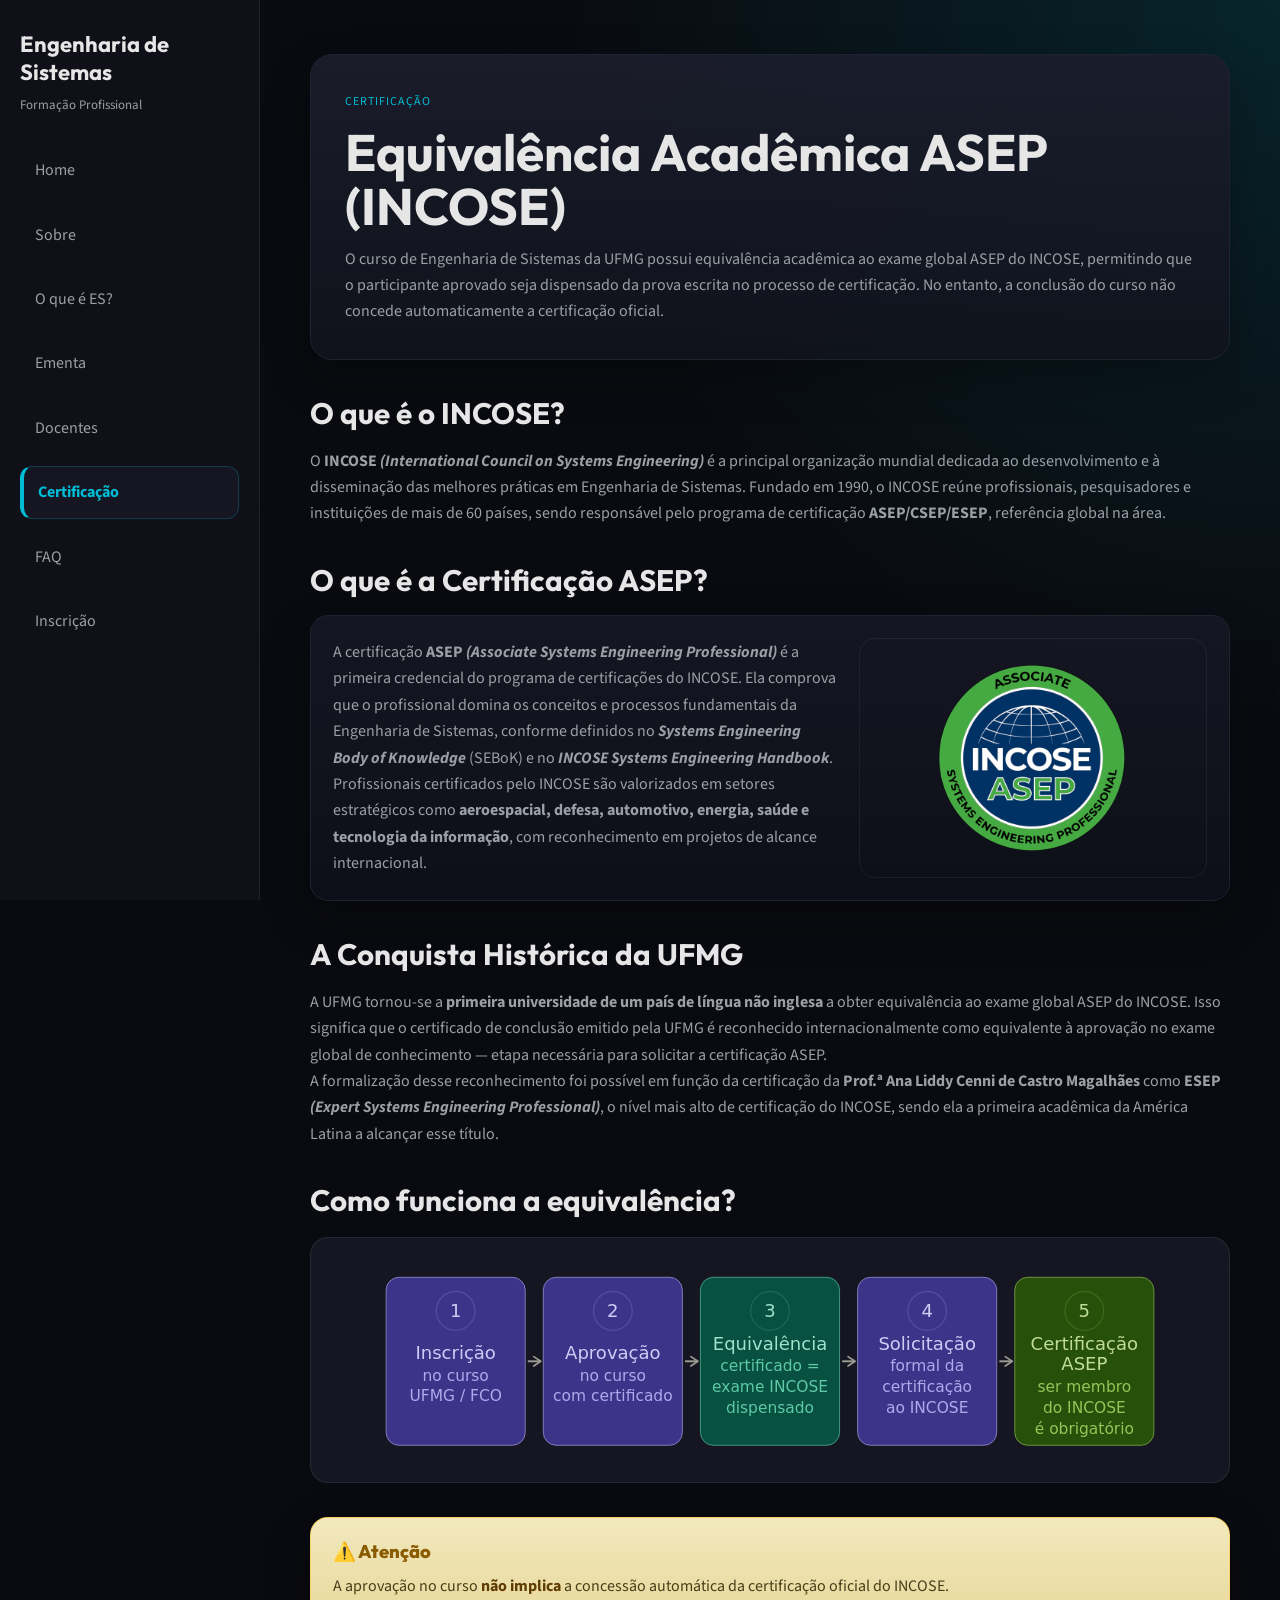
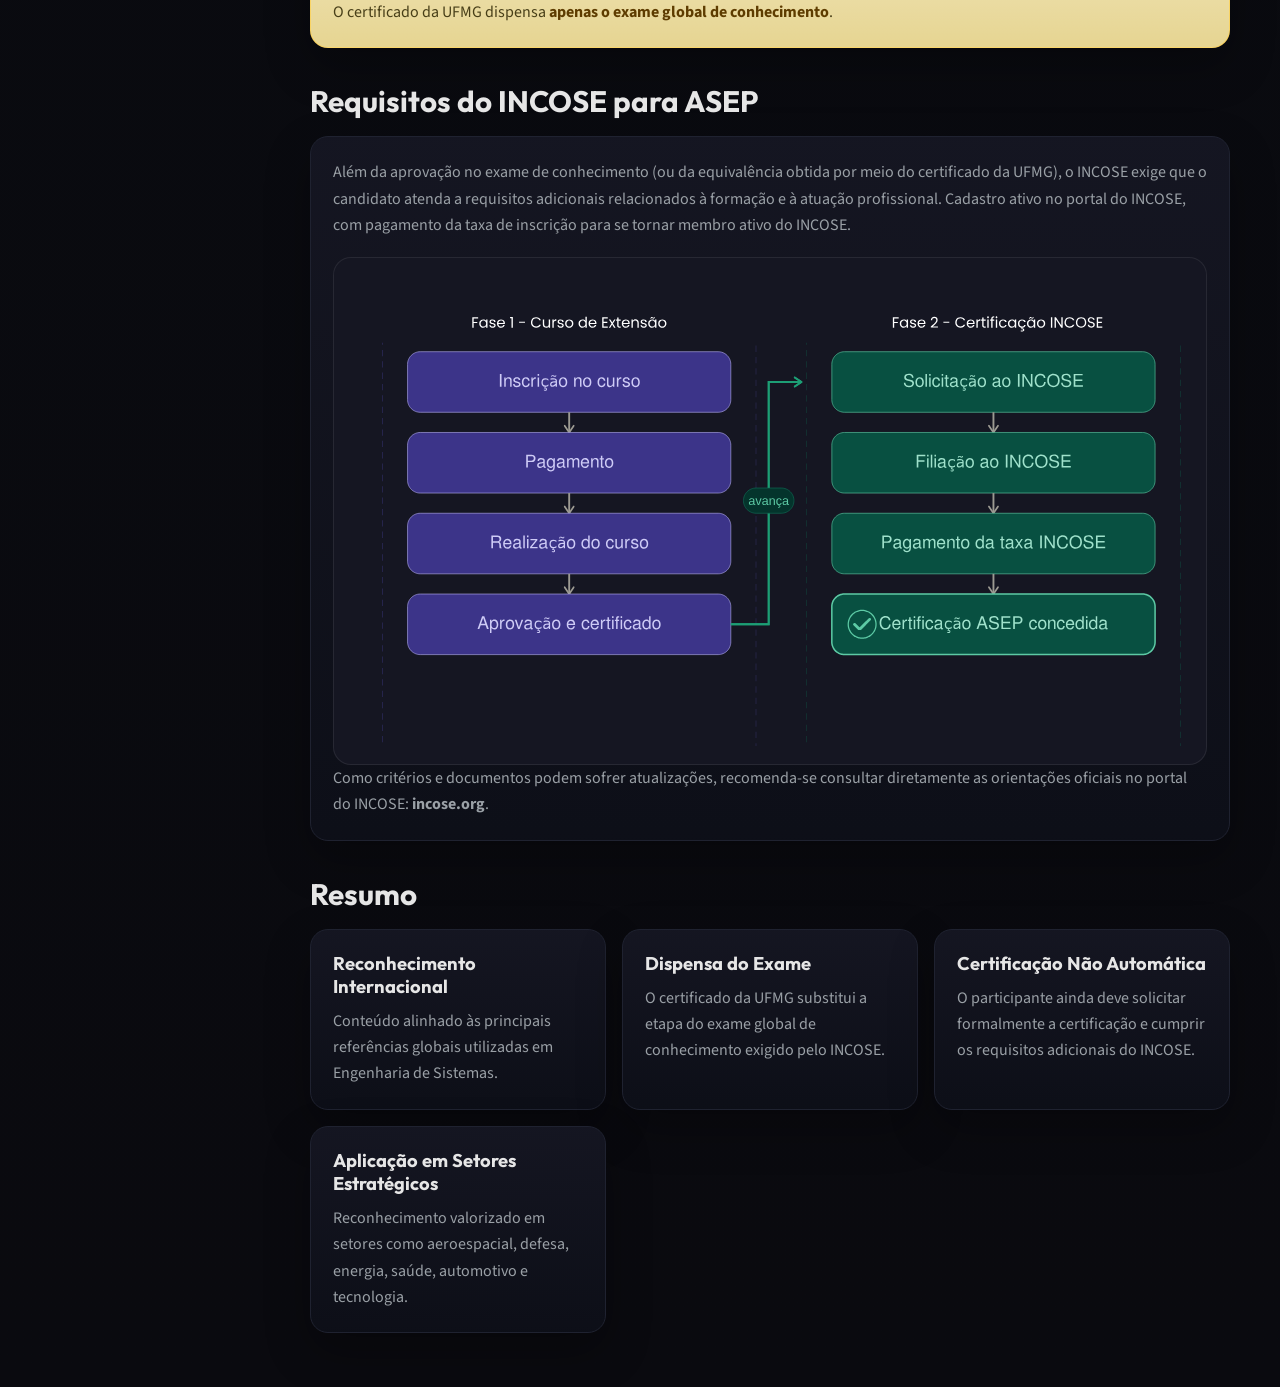
<file: certificacao.html>
<!DOCTYPE html>
<html lang="pt-BR">
<head>
<meta charset="UTF-8">
<meta name="viewport" content="width=device-width, initial-scale=1.0">
<title>Certificação | Engenharia de Sistemas</title>
<link href="https://fonts.googleapis.com/css2?family=Outfit:wght@400;600;700&family=Source+Sans+3:wght@300;400;600&display=swap" rel="stylesheet">
<link rel="stylesheet" href="assets/css/style.css">
</head>
<body>

<button class="mobile-menu-toggle" type="button" aria-label="Abrir menu">Menu</button>

<aside class="sidebar" id="sidebar">
  <div class="logo">Engenharia de Sistemas</div>
  <div class="subtitle">Formação Profissional</div>

  <ul class="menu">
    <li><a href="index.html">Home</a></li>
    <li><a href="sobre.html">Sobre</a></li>
    <li><a href="oque.html">O que é ES?</a></li>
    <li><a href="ementa.html">Ementa</a></li>
    <li><a href="docente.html">Docentes</a></li>
    <li><a class="active" href="certificacao.html">Certificação</a></li>
    <li><a href="faq.html">FAQ</a></li>
    <li><a href="inscricao.html">Inscrição</a></li>
  </ul>
</aside>

<main class="main">
  <div class="container">

    <section class="hero visible">
      <span class="eyebrow">Certificação</span>
      <h1>Equivalência Acadêmica ASEP (INCOSE)</h1>
      <p>
          O curso de Engenharia de Sistemas da UFMG possui equivalência acadêmica ao exame global ASEP do INCOSE,
          permitindo que o participante aprovado seja dispensado da prova escrita no processo de certificação.
          No entanto, a conclusão do curso não concede automaticamente a certificação oficial.
        </p>
    </section>
    
    <section>
      <h2>O que é o INCOSE?</h2>
        <p>
          O <strong>INCOSE <i>(International Council on Systems Engineering)</i></strong> é a principal organização mundial dedicada ao
          desenvolvimento e à disseminação das melhores práticas em Engenharia de Sistemas. Fundado em 1990, o INCOSE reúne profissionais, pesquisadores e instituições de mais de 60 países, sendo responsável
          pelo programa de certificação <strong>ASEP/CSEP/ESEP</strong>, referência global na área.
        </p>
    </section>

    <section class="section-asep">
      <h2>O que é a Certificação ASEP?</h2>
    
      <div class="card card-side">
        <div class="card-text">
          <p>
            A certificação <strong>ASEP <i>(Associate Systems Engineering Professional)</i></strong> é a primeira credencial do programa de
            certificações do INCOSE. Ela comprova que o profissional domina os conceitos e processos fundamentais da Engenharia de Sistemas,
            conforme definidos no <strong><i>Systems Engineering Body of Knowledge</i></strong> (SEBoK) e no
            <strong><i>INCOSE Systems Engineering Handbook</i></strong>.
          </p>
    
          <p>
            Profissionais certificados pelo INCOSE são valorizados em setores estratégicos como
            <strong>aeroespacial, defesa, automotivo, energia, saúde e tecnologia da informação</strong>,
            com reconhecimento em projetos de alcance internacional.
          </p>
        </div>
    
        <div class="card-image">
          <img src="assets/media/certificado-asep-logo.svg" alt="Certificação ASEP INCOSE" />
        </div>
      </div>
    </section>

    <section>
      <h2>A Conquista Histórica da UFMG</h2>
      <p>
          A UFMG tornou-se a <strong>primeira universidade de um país de língua não inglesa</strong> a obter equivalência ao exame global
          ASEP do INCOSE. Isso significa que o certificado de conclusão emitido pela UFMG é reconhecido internacionalmente como equivalente
          à aprovação no exame global de conhecimento — etapa necessária para solicitar a certificação ASEP.
        </p>

        <p>
          A formalização desse reconhecimento foi possível em função da certificação da
          <strong>Prof.ª Ana Liddy Cenni de Castro Magalhães</strong> como
          <strong>ESEP <i>(Expert Systems Engineering Professional)</i></strong>, o nível mais alto de certificação do INCOSE,
          sendo ela a primeira acadêmica da América Latina a alcançar esse título.
        </p>
    </section>

    <section>
      <h2>Como funciona a equivalência?</h2>
    
      <div class="equivalencia-img">
        <img src="assets/media/banner_horizontal_asep_ufmg_v4.svg" alt="Fluxo de equivalência acadêmica do curso com a certificação ASEP do INCOSE">
      </div>
    </section>

    <section>
      <div class="card card-warning">
        <h3>⚠️ Atenção</h3>
        <p>
          A aprovação no curso <strong>não implica</strong> a concessão automática da certificação oficial do INCOSE.
        </p>
        <p>
          O certificado da UFMG dispensa <strong>apenas o exame global de conhecimento</strong>.
        </p>
      </div>
    </section>

    <section>
      <h2>Requisitos do INCOSE para ASEP</h2>
    
      <div class="card">
        <p>
          Além da aprovação no exame de conhecimento (ou da equivalência obtida por meio do certificado da UFMG),
          o INCOSE exige que o candidato atenda a requisitos adicionais relacionados à formação e à atuação profissional.
        
          Cadastro ativo no portal do INCOSE, com pagamento da taxa de inscrição para se tornar membro ativo do INCOSE.
        </p>

        <div class="equivalencia-img">
          <img src="assets/media/fases_curso_certificacao.svg" alt="Fluxo de equivalência acadêmica do curso com a certificação ASEP do INCOSE">
        </div>
        
        <p>
          Como critérios e documentos podem sofrer atualizações, recomenda-se consultar diretamente as orientações oficiais
          no portal do INCOSE: <strong>incose.org</strong>.
        </p>

        
      </div>
    </section>


    <section>
      <h2>Resumo</h2>
      <div class="grid grid-2">
        <article class="card">
          <h3>Reconhecimento Internacional</h3>
          <p>
            Conteúdo alinhado às principais referências globais utilizadas em Engenharia de Sistemas.
          </p>
        </article>

        <article class="card">
          <h3>Dispensa do Exame</h3>
          <p>
            O certificado da UFMG substitui a etapa do exame global de conhecimento exigido pelo INCOSE.
          </p>
        </article>

        <article class="card">
          <h3>Certificação Não Automática</h3>
          <p>
            O participante ainda deve solicitar formalmente a certificação e cumprir os requisitos adicionais do INCOSE.
          </p>
        </article>

        <article class="card">
          <h3>Aplicação em Setores Estratégicos</h3>
          <p>
            Reconhecimento valorizado em setores como aeroespacial, defesa, energia, saúde, automotivo e tecnologia.
          </p>
        </article>
      </div>
    </section>

  </div>
</main>

<script src="assets/js/main.js"></script>
</body>
</html>
</file>
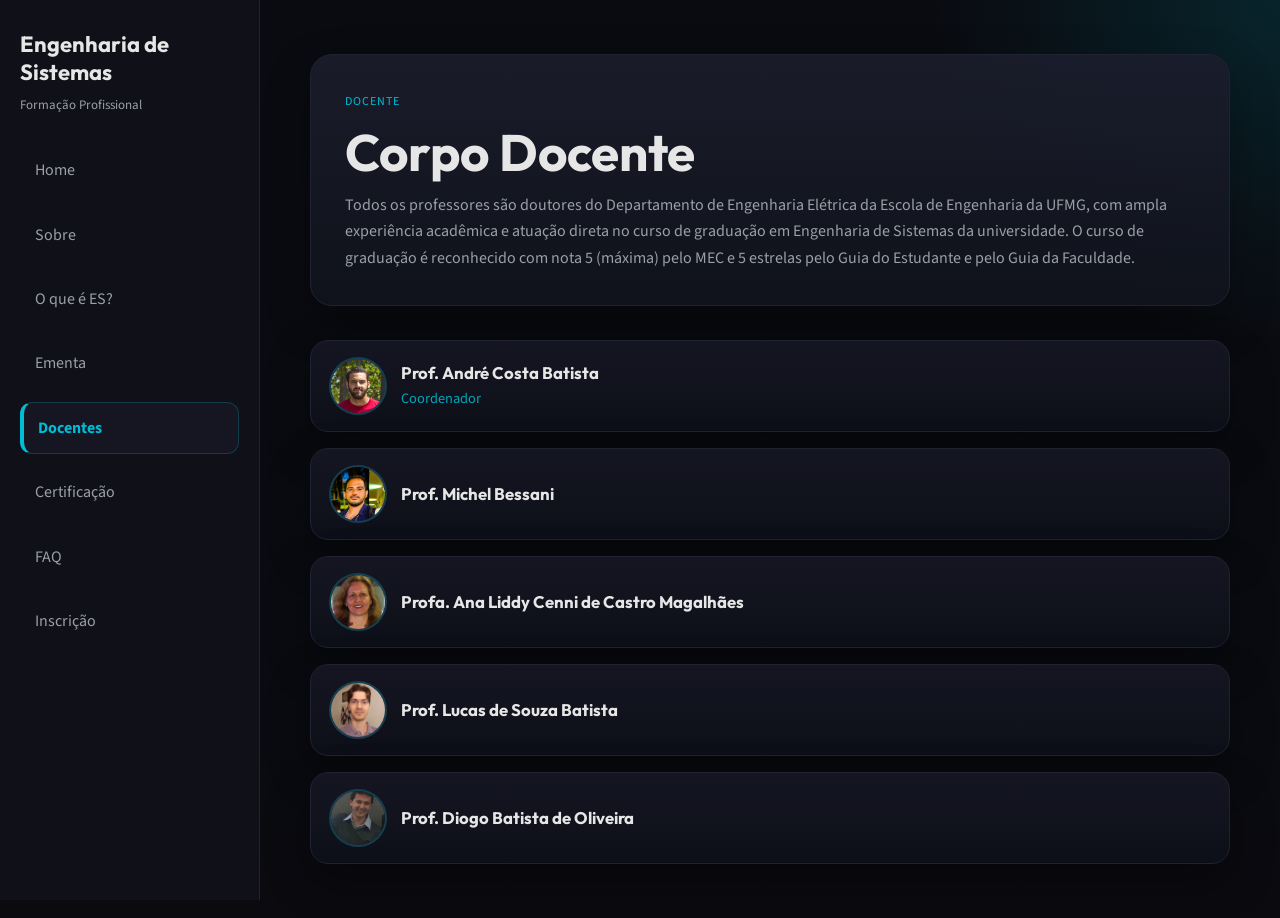
<file: docente.html>
<!DOCTYPE html>
<html lang="pt-BR">
<head>
  <meta charset="UTF-8">
  <meta name="viewport" content="width=device-width, initial-scale=1.0">
  <title>Docente | Engenharia de Sistemas</title>

  <link href="https://fonts.googleapis.com/css2?family=Outfit:wght@400;600;700&family=Source+Sans+3:wght@300;400;600&display=swap" rel="stylesheet">
  <link rel="stylesheet" href="assets/css/style.css">
</head>

<body>

  <button class="mobile-menu-toggle" type="button" aria-label="Abrir menu">Menu</button>

  <aside class="sidebar" id="sidebar">
    <div class="logo">Engenharia de Sistemas</div>
    <div class="subtitle">Formação Profissional</div>

    <ul class="menu">
      <li><a href="index.html">Home</a></li>
      <li><a href="sobre.html">Sobre</a></li>
      <li><a href="oque.html">O que é ES?</a></li>
      <li><a href="ementa.html">Ementa</a></li>
      <li><a class="active" href="docente.html">Docentes</a></li>
      <li><a href="certificacao.html">Certificação</a></li>
      <li><a href="faq.html">FAQ</a></li>
      <li><a href="inscricao.html">Inscrição</a></li>
    </ul>
  </aside>

  <main class="main">
    <div class="container">

      <section class="hero visible">
        <span class="eyebrow">Docente</span>
        <h1>Corpo Docente</h1>
        <p class="lead">
          Todos os professores são doutores do Departamento de Engenharia Elétrica da Escola de Engenharia da UFMG,
            com ampla experiência acadêmica e atuação direta no curso de graduação em Engenharia de Sistemas da universidade.
            O curso de graduação é reconhecido com nota 5 (máxima) pelo MEC e 5 estrelas pelo Guia do Estudante e pelo Guia da Faculdade.
        </p>
      </section>

      <section>      
        <div class="teacher-list">


          <details class="teacher-item">
            <summary class="teacher-summary">
              <div class="teacher-photo">
                <img src="assets/media/andre-batista.jpg" alt="Foto do Prof. André Costa Batista">
              </div>
              <div class="teacher-basic">
                <h3>Prof. André Costa Batista</h3>
                <p class="role">Coordenador</p>
              </div>
            </summary>
      
            <div class="teacher-details">
              <p>
                Possui graduação (2019/1) em Engenharia de Sistemas pela Universidade Federal de Minas Gerais (UFMG), com participação no GS/CSF - Graduação Sanduíche - Programa Ciência Sem Fronteiras na University of Southern California (2015/2-2016/1), tendo a CAPES como instituição de fomento. Possui doutorado (2023/2) em Engenharia Elétrica pela UFMG. Atualmente é Professor Assistente do Departamento de Engenharia Elétrica da UFMG (DEE/UFMG) e integrante do Grupo de Pesquisa em Otimização e Projeto Assistido por Computador (GOPAC/UFMG) e do Operations Research and Complex Systems Laboratory (ORCS Lab/UFMG). Já foi Professor Substituto no Departamento de Engenharia Elétrica (DEE-UFMG). Possui experiência na área de Engenharia de Sistemas, Otimização, Computação Evolutiva, Eletromagnetismo Computacional, Problemas Inversos e Imageamento em Micro-ondas.
              </p>
              <p class="teacher-link">
                <strong>Lattes:</strong>
                <a href="http://lattes.cnpq.br/2956055711847042" target="_blank" rel="noopener noreferrer">
                  http://lattes.cnpq.br/2956055711847042
                </a>
              </p>
            </div>
          </details>
      
          <details class="teacher-item">
            <summary class="teacher-summary">
              <div class="teacher-photo">
                <img src="assets/media/michel-bessani.jpg" alt="Foto do Prof. Michel Bessani">
              </div>
              <div class="teacher-basic">
                <h3>Prof. Michel Bessani</h3>
              </div>
            </summary>
      
            <div class="teacher-details">
              <p>
                Possui graduação (2012), mestrado (2015) e doutorado (2018) em Engenharia Elétrica pela Escola de Engenharia de São Carlos da Universidade de São Paulo (EESC-USP). Desde agosto de 2018 é professor do Departamento de Engenharia Elétrica da Escola de Engenharia da Universidade Federal de Minas Gerais (DEE-UFMG). Atualmente é colíder do Grupo de Pesquisa Operacional e Sistemas Complexos (Operations Research and Complex Systems, ORCS) e membro do Grupo de Otimização e Projeto Assistido por Computador (GOPAC). Sua pesquisa situa-se na interseção entre a Otimização sob Incerteza e a Inteligência Artificial Bayesiana para o suporte à decisão em sistemas críticos. Desenvolve técnicas e algoritmos com dados reais para criar modelos que preveem eventos, evitam falhas, melhoram o desempenho, a resiliência e a confiabilidade e reduzem custos e riscos. Sua pesquisa tem aplicação em vários setores, como energia, saúde e logística. 
              </p>
      
              <p class="teacher-link">
                <strong>Lattes:</strong>
                <a href="http://lattes.cnpq.br/9450846955939545" target="_blank" rel="noopener noreferrer">
                  http://lattes.cnpq.br/9450846955939545
                </a>
              </p>
            </div>
          </details>
      
      
          <details class="teacher-item">
            <summary class="teacher-summary">
              <div class="teacher-photo">
                <img src="assets/media/ana-liddy.jpg" alt="Foto da Profa. Ana Liddy Cenni de Castro Magalhães">
              </div>
              <div class="teacher-basic">
                <h3>Profa. Ana Liddy Cenni de Castro Magalhães</h3>
              </div>
            </summary>
      
            <div class="teacher-details">
              <p>
                Professora do Departamento de Engenharia Elétrica da UFMG, é a primeira profissional da área acadêmica na América Latina
                a alcançar o título de ESEP (Expert Systems Engineering Professional) — o nível mais alto de certificação do INCOSE.
                Possui graduação em Ciência da Computação pela Universidade Federal de Minas Gerais (UFMG - 1987), mestrado em Ciências da Computação e Matemática Computacional pela Universidade de São Paulo (USP - 1994), doutorado em Engenharia Elétrica pela Universidade Federal de Minas Gerais (UFMG - 2000), especialização em Melhoria de Processos de Software pela Universidade Federal de Lavras (UFLA - 2004) e MBA em Engenharia e Inovação pela UNISEB (2016). Trabalhou como Programadora e Analista de Sistemas na Construtora Andrade Gutierrez, como Gerente de Pólo Computacional e Analista de Sistemas na UNESP, como Gerente de Tecnologia na ATAN Sistemas (atual Accenture Automation & Industrial Solutions), como Professora Adjunta na Faculdade Pitágoras, como Professora Colaboradora na Universidade Federal de Lavras (UFLA), como Professora de Pós Graduação na Universidade FUMEC (lato sensu e stricto sensu), como Analista da Qualidade Sênior na FITec Inovações Tecnológicas e como Consultora em Melhoria de Processos pela SWQuality Consultoria e Sistemas, MSX International e QualityFocus Consultoria e Serviços em TI. Atualmente é Professora Associada na Escola de Engenharia da UFMG, Consultora em Melhoria de Processos com ênfase nos modelos CMMI e MPS (Software e Serviços de TI), bem como Implementadora, Instrutora, Avaliadora Líder e Auditora do Programa MPS.BR (Softex), além de Consultora em Melhoria da Gestão da Pesquisa, Desenvolvimento e Inovação pelo Projeto MGPDI (Softsul). Possui mais de 30 anos de experiência na área de Ciência da Computação, com ênfase nas áreas de Engenharia e Qualidade de Software e Sistemas, Gerência de Projetos, Empreendedorismo e Inovação, atuando principalmente nos seguintes temas: melhoria de processos de software, serviços e sistemas segundo os modelos CMMI e MPS (SW e SV); metodologias ágeis para desenvolvimento e gerenciamento; gerência de projetos; engenharia de sistemas; empreendedorismo e inovação.
              </p>
      
              <p class="teacher-link">
                <strong>Lattes:</strong>
                <a href="http://lattes.cnpq.br/2106034162135390" target="_blank" rel="noopener noreferrer">
                  http://lattes.cnpq.br/2106034162135390
                </a>
              </p>
            </div>
          </details>
      
      
          <details class="teacher-item">
            <summary class="teacher-summary">
              <div class="teacher-photo">
                <img src="assets/media/lucas-batista.jpg" alt="Foto do Prof. Lucas de Souza Batista">
              </div>
              <div class="teacher-basic">
                <h3>Prof. Lucas de Souza Batista</h3>
              </div>
            </summary>
      
            <div class="teacher-details">
              <p>
                Possui graduação (2007/02), mestrado (2009/01) e doutorado (2011/02) em Engenharia Elétrica pela Universidade Federal de Minas Gerais, com período de doutorado sanduíche na Universidade Federal de Santa Catariana (2009). Atualmente é Professor Associado do Departamento de Engenharia Elétrica da UFMG (DEE/UFMG) e integrante do Grupo de Pesquisa em Otimização e Projeto Assistido por Computador (GOPAC/UFMG), do Grupo de Pesquisa em Redes Inteligentes e Sistemas Autônomos (GPRISA/UNITINS), e do Operations Research and Complex Systems Laboratory (ORCS Lab/UFMG). Atua nos cursos de graduação em Engenharia Elétrica, Sistemas, Controle e Automação, Aeroespacial e no Programa de Pós-Graduação em Engenharia Elétrica (PPGEE/UFMG). É membro da Sociedade Brasileira de Pesquisa Operacional (SOBRAPO) desde 2025. Possui mais de 80 trabalhos publicados entre periódicos, congressos e capítulos de livros nacionais e internacionais. Já orientou e coorientou 8 teses de doutorado e 8 dissertações de mestrado. Possui experiência na área de Engenharia Elétrica e Engenharia de Computação e Telecomunicações, com ênfase em Otimização de Sistemas Complexos, Inteligência Computacional, Computação Evolucionária, Otimização Combinatória, Otimização Multiobjetivo e Teoria da Decisão. Informações adicionais podem ser acessadas nas seguintes bases de dados: ISI (ISI ResearcherID No. O-9787-2014), Google Scholar (Lucas' Google Scholar Profile), Scopus (Scopus Author ID: 35179184000), ORCID ID (orcid.org/0000-0002-7444-3440), Research Gate (Lucas' Research Gate Profile), Academia (UFMG Academia), Somos UFMG (Somos UFMG), Escavador (Lucas' Escavador Profile).
              </p>
      
              <p class="teacher-link">
                <strong>Lattes:</strong>
                <a href="http://lattes.cnpq.br/9418849740691899" target="_blank" rel="noopener noreferrer">
                  http://lattes.cnpq.br/9418849740691899
                </a>
              </p>
            </div>
          </details>
      
          <details class="teacher-item">
            <summary class="teacher-summary">
              <div class="teacher-photo">
                <img src="assets/media/diogo-batista.jpg" alt="Foto do Prof. Diogo Batista de Oliveira">
              </div>
              <div class="teacher-basic">
                <h3>Prof. Diogo Batista de Oliveira</h3>
              </div>
            </summary>
      
            <div class="teacher-details">
              <p>
                Possui graduação em Engenharia Elétrica (2004), com ênfase em Sistemas Elétricos de Potência pela Universidade Federal de Minas Gerais (UFMG). Possui mestrado (UFMG - 2007) e doutorado (UFMG - 2011) em Engenharia Elétrica na área de Sistemas de Computação e Telecomunicações. Tem experiência na área de Engenharia Elétrica, atuando principalmente nos seguintes temas: eletromagnetismo aplicado e computacional, aplicações envolvendo aquecimento por micro-ondas, sistemas de RFID, otimização de dispositivos eletromagnéticos, problema inverso, radar de penetração de solo e projeto de antenas. Trabalhou como pesquisador associado, desenvolvedor de projetos e consultor na empresa ENACOM, no pólo de tecnologia de Belo Horizonte (BH.TEC). Trabalhou em diversos projetos de pesquisa e no desenvolvimento de projetos tecnológicos, com a geração de novos produtos e patentes. Atuou como coordenador técnico e teve experiência em gerência de projetos. Atualmente, é professor adjunto no Departamento de Engenharia Elétrica da UFMG. Atua no Programa de Pós-Graduação em Engenharia Elétrica e no curso de Engenharia de Sistemas no qual trabalha com a aplicação de MBSE/SysML na modelagem de sistemas e processos. 
              </p>
      
              <p class="teacher-link">
                <strong>Lattes:</strong>
                <a href="http://lattes.cnpq.br/2945763901414984" target="_blank" rel="noopener noreferrer">
                  http://lattes.cnpq.br/2945763901414984
                </a>
              </p>
            </div>
          </details>
      
        </div>
      </section>

    </div>
  </main>

  <script src="assets/js/main.js"></script>

</body>
</html>
</file>
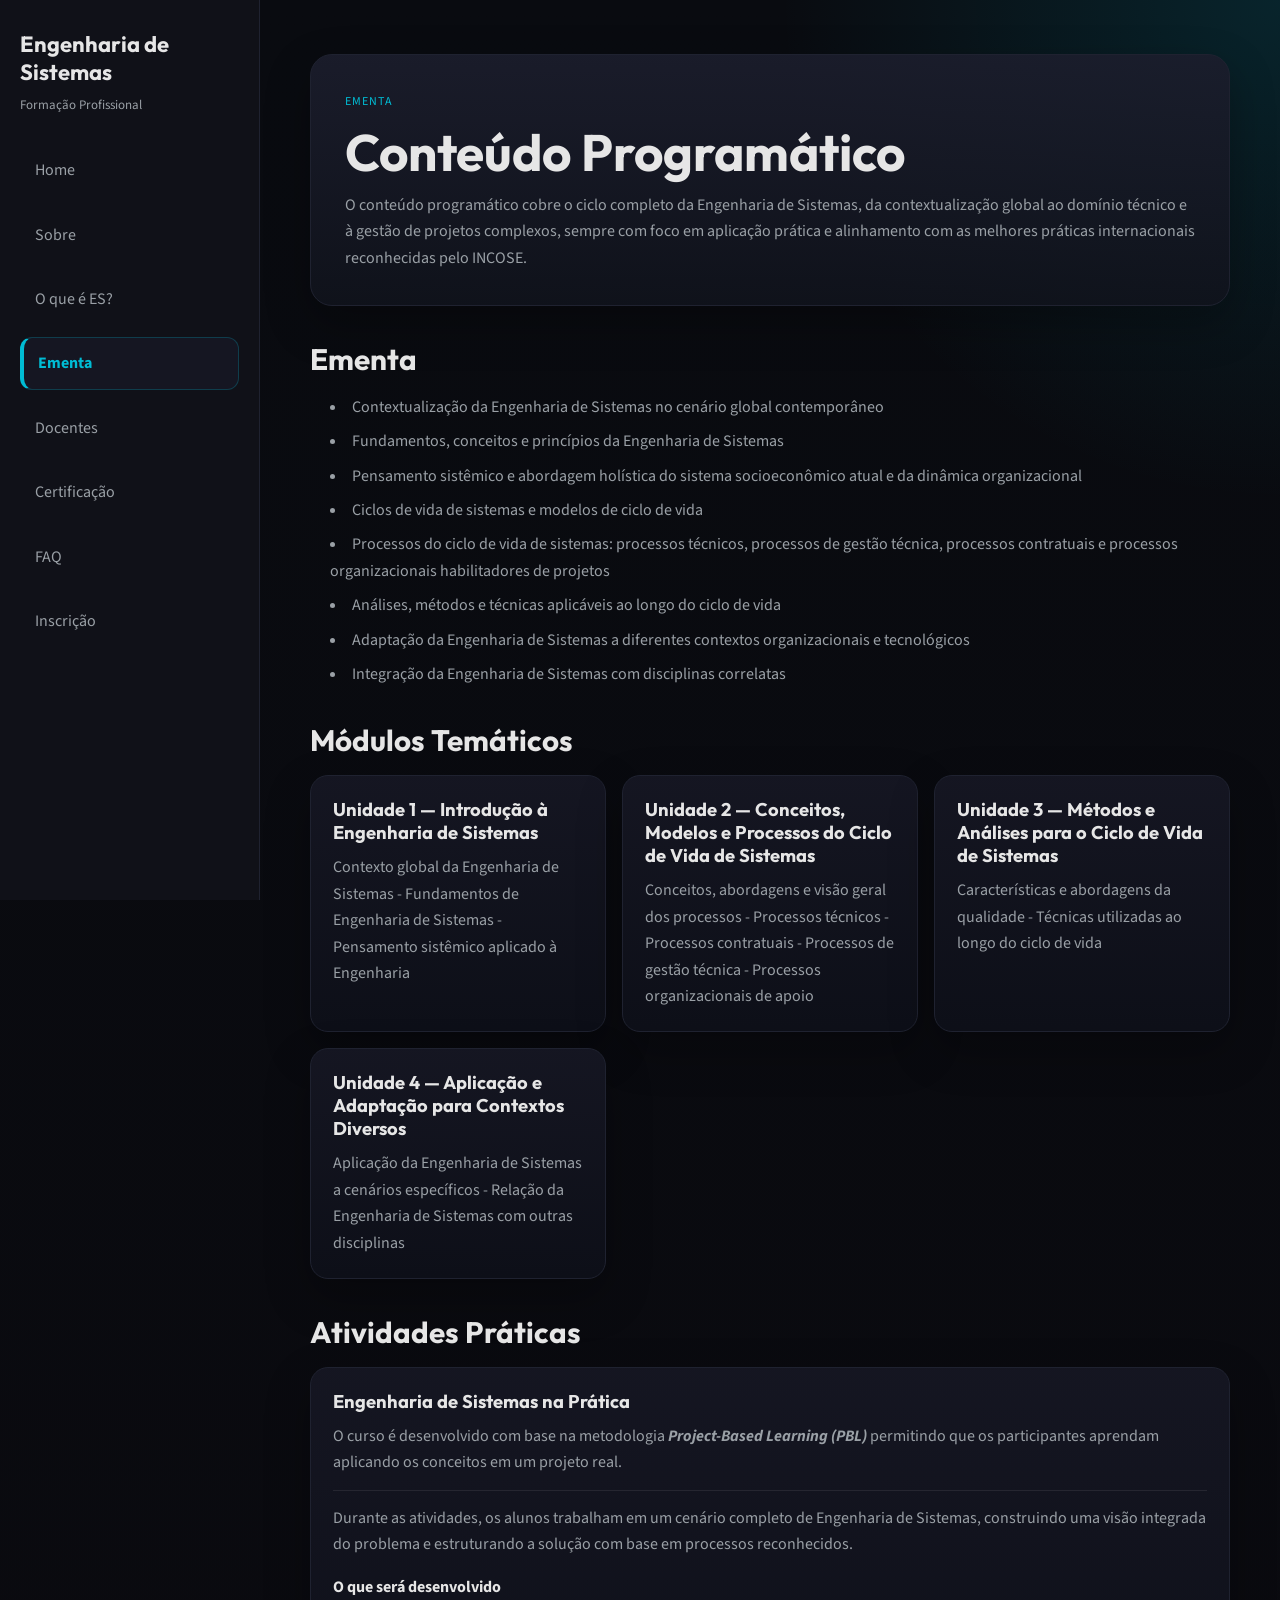
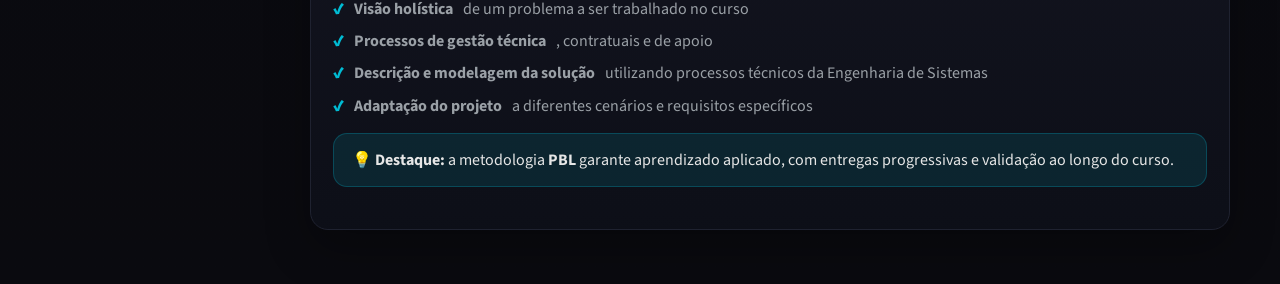
<file: ementa.html>
<!DOCTYPE html>
<html lang="pt-BR">
<head>
  <meta charset="UTF-8">
  <meta name="viewport" content="width=device-width, initial-scale=1.0">
  <title>Ementa | Engenharia de Sistemas</title>

  <link href="https://fonts.googleapis.com/css2?family=Outfit:wght@400;600;700&family=Source+Sans+3:wght@300;400;600&display=swap" rel="stylesheet">
  <link rel="stylesheet" href="assets/css/style.css">
</head>

<body>

  <button class="mobile-menu-toggle" type="button" aria-label="Abrir menu">Menu</button>

  <aside class="sidebar" id="sidebar">
    <div class="logo">Engenharia de Sistemas</div>
    <div class="subtitle">Formação Profissional</div>

    <ul class="menu">
      <li><a href="index.html">Home</a></li>
      <li><a href="sobre.html">Sobre</a></li>
      <li><a href="oque.html">O que é ES?</a></li>
      <li><a class="active" href="ementa.html">Ementa</a></li>
      <li><a href="docente.html">Docentes</a></li>
      <li><a href="certificacao.html">Certificação</a></li>
      <li><a href="faq.html">FAQ</a></li>
      <li><a href="inscricao.html">Inscrição</a></li>
    </ul>
  </aside>

  <main class="main">
    <div class="container">

      <section class="hero visible">
        <span class="eyebrow">Ementa</span>
        <h1>Conteúdo Programático</h1>
        <p class="lead">
          O conteúdo programático cobre o ciclo completo da Engenharia de Sistemas, da contextualização global ao domínio técnico e à gestão de projetos complexos, sempre com foco em aplicação prática e alinhamento com as melhores práticas internacionais reconhecidas pelo INCOSE.
        </p>
      </section>

      <section>
        <h2>Ementa</h2>

        <div class="list">
          <li>Contextualização da Engenharia de Sistemas no cenário global contemporâneo</li>
          <li>Fundamentos, conceitos e princípios da Engenharia de Sistemas</li>
          <li>Pensamento sistêmico e abordagem holística do sistema socioeconômico atual e da dinâmica organizacional</li>
          <li>Ciclos de vida de sistemas e modelos de ciclo de vida</li>
          <li>Processos do ciclo de vida de sistemas: processos técnicos, processos de gestão técnica, processos contratuais e processos organizacionais habilitadores de projetos</li>
          <li>Análises, métodos e técnicas aplicáveis ao longo do ciclo de vida</li>
          <li>Adaptação da Engenharia de Sistemas a diferentes contextos organizacionais e tecnológicos</li>
          <li>Integração da Engenharia de Sistemas com disciplinas correlatas</li>
        </div>
      </section>

      <section>
        <h2>Módulos Temáticos</h2>

        <div class="grid grid-2">
          <article class="card">
            <h3>Unidade 1 — Introdução à Engenharia de Sistemas</h3>
            <p>
              Contexto global da Engenharia de Sistemas - Fundamentos de Engenharia de Sistemas - Pensamento sistêmico aplicado à Engenharia
            </p>
          </article>

          <article class="card">
            <h3>Unidade 2 — Conceitos, Modelos e Processos do Ciclo de Vida de Sistemas</h3>
            <p>
              Conceitos, abordagens e visão geral dos processos - Processos técnicos - Processos contratuais - Processos de gestão técnica - Processos organizacionais de apoio
            </p>
          </article>

          <article class="card">
            <h3>Unidade 3 — Métodos e Análises para o Ciclo de Vida de Sistemas</h3>
            <p>
              Características e abordagens da qualidade - Técnicas utilizadas ao longo do ciclo de vida
            </p>
          </article>

          <article class="card">
            <h3>Unidade 4 — Aplicação e Adaptação para Contextos Diversos</h3>
            <p>
              Aplicação da Engenharia de Sistemas a cenários específicos - Relação da Engenharia de Sistemas com outras disciplinas
            </p>
          </article>
          
        </div>
      </section>


      <section>
        <h2>Atividades Práticas</h2>
      
        <div class="grid grid-2">
          <article class="card">
            <h3>Engenharia de Sistemas na Prática</h3>
      
            <p class="lead">
              O curso é desenvolvido com base na metodologia <strong><i>Project-Based Learning (PBL)</i></strong>
              permitindo que os participantes aprendam aplicando os conceitos em um projeto real.
            </p>
      
            <div class="divider"></div>
      
            <p>
              Durante as atividades, os alunos trabalham em um cenário completo de Engenharia de Sistemas,
              construindo uma visão integrada do problema e estruturando a solução com base em processos reconhecidos.
            </p>
      
            <h4 style="margin-top: 18px;">O que será desenvolvido</h4>
      
            <ul class="checklist">
              <li><strong>Visão holística</strong> de um problema a ser trabalhado no curso</li>
              <li><strong>Processos de gestão técnica</strong>, contratuais e de apoio</li>
              <li><strong>Descrição e modelagem da solução</strong> utilizando processos técnicos da Engenharia de Sistemas</li>
              <li><strong>Adaptação do projeto</strong> a diferentes cenários e requisitos específicos</li>
            </ul>
      
            <div class="alert" style="margin-top: 16px;">
              💡 <strong>Destaque:</strong> a metodologia <strong>PBL</strong> garante aprendizado aplicado, com entregas progressivas e validação ao longo do curso.
            </div>
          </article>
        </div>
      </section>
      

    </div>
  </main>

  <script src="assets/js/main.js"></script>

</body>
</html>
</file>
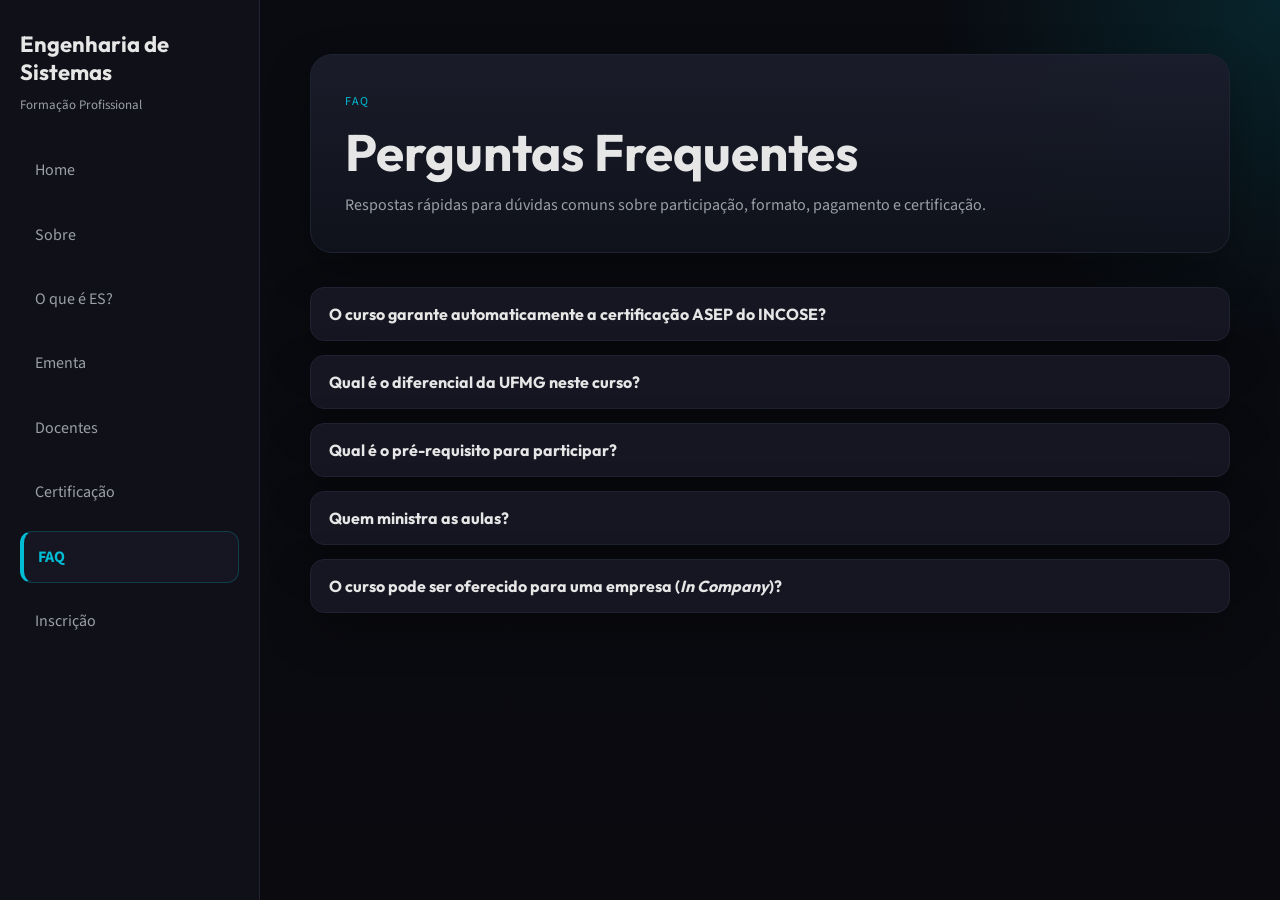
<file: faq.html>
<!DOCTYPE html>
<html lang="pt-BR">
<head>
  <meta charset="UTF-8">
  <meta name="viewport" content="width=device-width, initial-scale=1.0">
  <title>FAQ | Engenharia de Sistemas</title>

  <link href="https://fonts.googleapis.com/css2?family=Outfit:wght@400;600;700&family=Source+Sans+3:wght@300;400;600&display=swap" rel="stylesheet">
  <link rel="stylesheet" href="assets/css/style.css">
</head>
<body>

  <button class="mobile-menu-toggle" type="button" aria-label="Abrir menu">Menu</button>

  <aside class="sidebar" id="sidebar">
    <div class="logo">Engenharia de Sistemas</div>
    <div class="subtitle">Formação Profissional</div>

    <ul class="menu">
      <li><a href="index.html">Home</a></li>
      <li><a href="sobre.html">Sobre</a></li>
      <li><a href="oque.html">O que é ES?</a></li>
      <li><a href="ementa.html">Ementa</a></li>
      <li><a href="docente.html">Docentes</a></li>
      <li><a href="certificacao.html">Certificação</a></li>
      <li><a class="active" href="faq.html">FAQ</a></li>
      <li><a href="inscricao.html">Inscrição</a></li>
    </ul>
  </aside>

  <main class="main">
    <div class="container">

      <section class="hero visible">
        <span class="eyebrow">FAQ</span>
        <h1>Perguntas Frequentes</h1>
        <p class="lead">
          Respostas rápidas para dúvidas comuns sobre participação, formato, pagamento e certificação.
        </p>
      </section>

      <section>

        <div class="faq-item">
          <h4>O curso garante automaticamente a certificação ASEP do INCOSE?</h4>
          <div class="faq-answer">
            Não. A conclusão do curso com aprovação concede ao participante equivalência acadêmica ao exame global de conhecimento do INCOSE,
            dispensando-o dessa etapa no processo de solicitação da certificação ASEP. No entanto, a certificação ASEP requer o cumprimento de
            outros critérios estabelecidos pelo INCOSE, como experiência profissional e associação à entidade.
          </div>
        </div>

        <div class="faq-item">
          <h4>Qual é o diferencial da UFMG neste curso?</h4>
          <div class="faq-answer">
            A UFMG é a primeira universidade de um país de língua não inglesa a obter a equivalência ao exame global ASEP.
            O corpo docente é formado por professores doutores do Departamento de Engenharia Elétrica, que atuam diretamente no curso de graduação
            em Engenharia de Sistemas — nota 5 (máxima) pelo MEC e 5 estrelas pelo Guia do Estudante e Guia da Faculdade.
          </div>
        </div>

        <div class="faq-item">
          <h4>Qual é o pré-requisito para participar?</h4>
          <div class="faq-answer">
            Graduação em andamento ou completa em qualquer área. Profissionais de setores variados (engenharia, saúde, logística, finanças, TI,
            defesa, energia etc.) são bem-vindos.
          </div>
        </div>

        <div class="faq-item">
          <h4>Quem ministra as aulas?</h4>
          <div class="faq-answer">
            As aulas são ministradas por professores doutores da UFMG, todos vinculados ao Departamento de Engenharia Elétrica da Escola de Engenharia,
            com ampla experiência acadêmica e de pesquisa.
          </div>
        </div>

        <div class="faq-item">
          <h4>O curso pode ser oferecido para uma empresa (<em>In Company</em>)?</h4>
          <div class="faq-answer">
            Sim. Empresas interessadas em contratar uma turma exclusiva para seus colaboradores devem entrar em contato com o professor
            coordenador do curso, Prof. André Costa Batista, pelo e-mail
            <a href="mailto:andre-costa@ufmg.br" style="color: #fff;">andre-costa@ufmg.br</a>.
          </div>
        </div>

      </section>

    </div>
  </main>

  <script src="assets/js/main.js"></script>
</body>
</html>
</file>
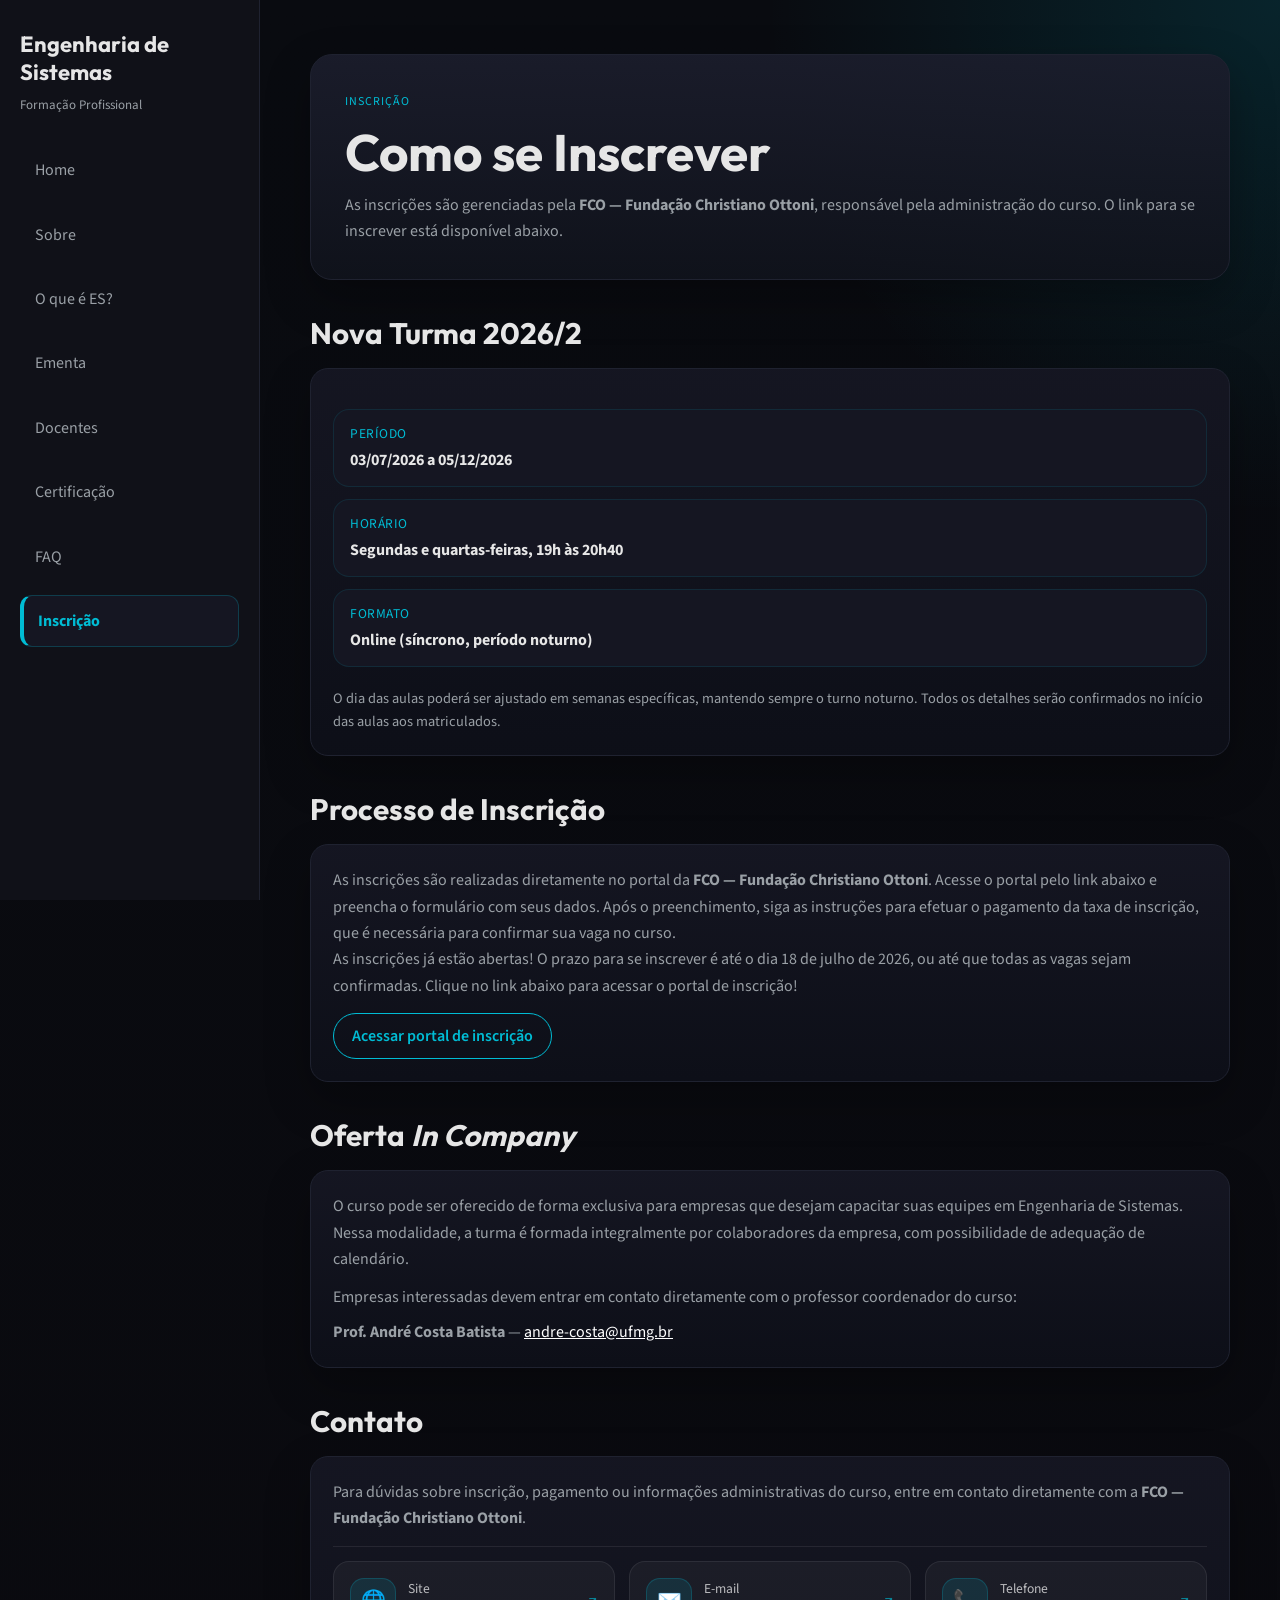
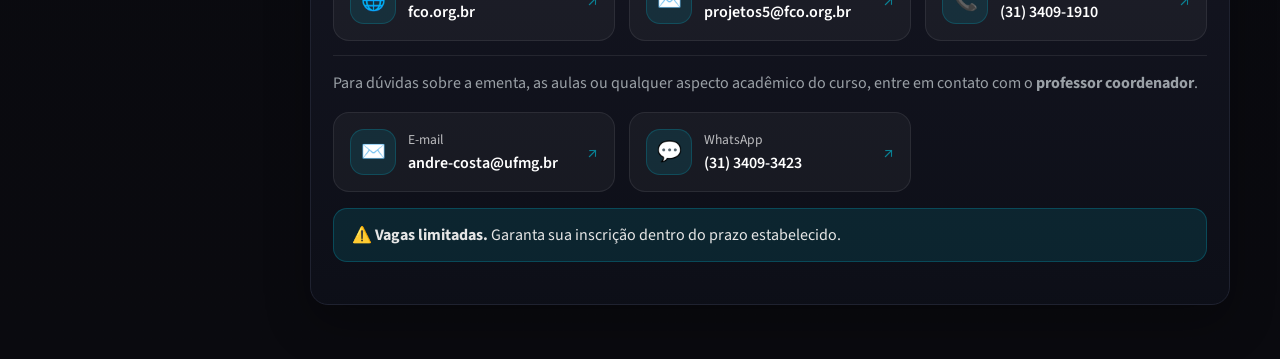
<file: inscricao.html>
<!DOCTYPE html>
<html lang="pt-BR">
<head>
  <meta charset="UTF-8" />
  <meta name="viewport" content="width=device-width, initial-scale=1.0" />
  <title>Inscrição | Engenharia de Sistemas</title>

  <link href="https://fonts.googleapis.com/css2?family=Outfit:wght@400;600;700&family=Source+Sans+3:wght@300;400;600&display=swap" rel="stylesheet">
  <link rel="stylesheet" href="assets/css/style.css" />
</head>

<body>

  <button class="mobile-menu-toggle" type="button" aria-label="Abrir menu">Menu</button>

  <aside class="sidebar" id="sidebar">
    <div class="logo">Engenharia de Sistemas</div>
    <div class="subtitle">Formação Profissional</div>

    <ul class="menu">
      <li><a href="index.html">Home</a></li>
      <li><a href="sobre.html">Sobre</a></li>
      <li><a href="oque.html">O que é ES?</a></li>
      <li><a href="ementa.html">Ementa</a></li>
      <li><a href="docente.html">Docentes</a></li>
      <li><a href="certificacao.html">Certificação</a></li>
      <li><a href="faq.html">FAQ</a></li>
      <li><a class="active" href="inscricao.html">Inscrição</a></li>
    </ul>
  </aside>

  <main class="main">
    <div class="container">

      <section class="hero visible">
        <span class="eyebrow">Inscrição</span>
        <h1>Como se Inscrever</h1>
        <p class="lead">
          As inscrições são gerenciadas pela <strong>FCO — Fundação Christiano Ottoni</strong>,
          responsável pela administração do curso. O link para se inscrever está disponível abaixo.
        </p>
      </section>

      <section>
        <h2>Nova Turma 2026/2</h2>

        <div class="card">
          <div class="info-list">
            <article class="info-item">
              <span>Período</span>
              <strong>03/07/2026 a 05/12/2026</strong>
            </article>
            <article class="info-item">
              <span>Horário</span>
              <strong>Segundas e quartas-feiras, 19h às 20h40</strong>
            </article>
            <article class="info-item">
              <span>Formato</span>
              <strong>Online (síncrono, período noturno)</strong>
            </article>
          </div>
          <p style="margin-top: 16px; font-size: 0.9rem; color: var(--muted); line-height: 1.6;">
            O dia das aulas poderá ser ajustado em semanas específicas, mantendo sempre o turno noturno.
            Todos os detalhes serão confirmados no início das aulas aos matriculados.
          </p>
        </div>
      </section>

      <section>
        <h2>Processo de Inscrição</h2>
      
        <div class="card">
          <p>
            As inscrições são realizadas diretamente no portal da <strong>FCO — Fundação Christiano Ottoni</strong>.
            Acesse o portal pelo link abaixo e preencha o formulário com seus dados. Após o preenchimento, siga as instruções para efetuar o pagamento da taxa de inscrição, que é necessária para confirmar sua vaga no curso.
          </p>
          <p>
            As inscrições já estão abertas! O prazo para se inscrever é até o dia 18 de julho de 2026, ou até que todas as vagas sejam confirmadas. Clique no link abaixo para acessar o portal de inscrição!
          </p>
      
          <div style="display: flex; gap: 12px; flex-wrap: wrap; margin-top: 14px;">
            <a class="btn" href="https://fco.conveniar.com.br/eventos/Forms/Servicos/EventoDados.aspx?action=370" target="_blank" rel="noopener noreferrer">
              Acessar portal de inscrição
            </a>
          </div>
        </div>
      </section>

      <section>
        <h2>Oferta <em>In Company</em></h2>

        <div class="card">
          <p>
            O curso pode ser oferecido de forma exclusiva para empresas que desejam capacitar suas equipes em Engenharia de Sistemas.
            Nessa modalidade, a turma é formada integralmente por colaboradores da empresa, com possibilidade de adequação de calendário.
          </p>
          <p style="margin-top: 12px;">
            Empresas interessadas devem entrar em contato diretamente com o professor coordenador do curso:
          </p>
          <p style="margin-top: 8px;">
            <strong>Prof. André Costa Batista</strong> —
            <a href="mailto:andre-costa@ufmg.br" style="color: #fff;">andre-costa@ufmg.br</a>
          </p>
        </div>
      </section>

      <!-- <section>
        <h2>Período de Inscrições</h2>
      
        <div class="card">
          <div class="timeline">
      
            <div class="timeline-item">
              <div class="timeline-dot"></div>
              <div class="timeline-content">
                <h3>Início das inscrições</h3>
                <p><strong>20/01/2026</strong></p>
              </div>
            </div>
      
            <div class="timeline-line"></div>
      
            <div class="timeline-item">
              <div class="timeline-dot"></div>
              <div class="timeline-content">
                <h3>Encerramento</h3>
                <p><strong>27/02/2026</strong></p>
              </div>
            </div>
      
            <div class="timeline-line"></div>
      
            <div class="timeline-item">
              <div class="timeline-dot"></div>
              <div class="timeline-content">
                <h3>Início das aulas</h3>
                <p><strong>28/02/2026</strong></p>
              </div>
            </div>
      
          </div>
        </div>
      </section>
      
      <section>
        <h2>Opções de Pagamento</h2>
      
        <div class="grid grid-2">
          
          <article class="card">
            <span class="badge">Mais econômico</span>
            <h3>Pagamento à Vista</h3>
      
            <p class="price">
              <strong>R$ 4.000,00</strong>
            </p>
      
            <div class="divider"></div>
      
            <ul class="checklist">
              <li>PIX, depósito ou transferência bancária</li>
              <li>Vencimento até <strong>27/02/2026</strong></li>
            </ul>
          </article>
      
          <article class="card">
            <span class="badge badge-soft">Flexível</span>
            <h3>Pagamento Parcelado</h3>
      
            <p class="price">
              <strong>R$ 4.500,00</strong>
              <span class="muted">(5x de R$ 900,00)</span>
            </p>
      
            <div class="divider"></div>
      
            <ul class="checklist">
              <li>Contrato de prestação de serviços</li>
              <li>Parcelas mensais conforme cronograma abaixo</li>
            </ul>
      
            <div class="installments">
              <div class="installment">
                <span>1ª parcela</span>
                <strong>27/02/2026</strong>
              </div>
              <div class="installment">
                <span>2ª parcela</span>
                <strong>10/03/2026</strong>
              </div>
              <div class="installment">
                <span>3ª parcela</span>
                <strong>10/04/2026</strong>
              </div>
              <div class="installment">
                <span>4ª parcela</span>
                <strong>10/05/2026</strong>
              </div>
              <div class="installment">
                <span>5ª parcela</span>
                <strong>10/06/2026</strong>
              </div>
            </div>
          </article>
      
        </div>
      </section> -->

      <section>
        <h2>Contato</h2>

        <div class="card">
          <p>
            Para dúvidas sobre inscrição, pagamento ou informações administrativas do curso,
            entre em contato diretamente com a
            <strong>FCO — Fundação Christiano Ottoni</strong>.
          </p>

          <div class="divider"></div>

          <div class="contact-grid">

            <a class="contact-card" href="https://fco.org.br/" target="_blank" rel="noopener noreferrer">
              <div class="contact-icon">🌐</div>
              <div class="contact-info">
                <span class="contact-title">Site</span>
                <strong>fco.org.br</strong>
              </div>
              <span class="contact-arrow">↗</span>
            </a>

            <a class="contact-card" href="mailto:secretaria@fco.org.br">
              <div class="contact-icon">✉️</div>
              <div class="contact-info">
                <span class="contact-title">E-mail</span>
                <strong>projetos5@fco.org.br</strong>
              </div>
              <span class="contact-arrow">↗</span>
            </a>

            <a class="contact-card" href="tel:+553134091900">
              <div class="contact-icon">📞</div>
              <div class="contact-info">
                <span class="contact-title">Telefone</span>
                <strong>(31) 3409-1910</strong>
              </div>
              <span class="contact-arrow">↗</span>
            </a>

          </div>

          <div class="divider"></div>

          <p>
            Para dúvidas sobre a ementa, as aulas ou qualquer aspecto acadêmico do curso,
            entre em contato com o <strong>professor coordenador</strong>.
          </p>

          <div class="contact-grid" style="margin-top: 16px;">

            <a class="contact-card" href="mailto:andre-costa@ufmg.br">
              <div class="contact-icon">✉️</div>
              <div class="contact-info">
                <span class="contact-title">E-mail</span>
                <strong>andre-costa@ufmg.br</strong>
              </div>
              <span class="contact-arrow">↗</span>
            </a>

            <a class="contact-card" href="https://wa.me/553134093423" target="_blank" rel="noopener noreferrer">
              <div class="contact-icon">💬</div>
              <div class="contact-info">
                <span class="contact-title">WhatsApp</span>
                <strong>(31) 3409-3423</strong>
              </div>
              <span class="contact-arrow">↗</span>
            </a>

          </div>

          <div class="alert" style="margin-top: 16px;">
            ⚠️ <strong>Vagas limitadas.</strong> Garanta sua inscrição dentro do prazo estabelecido.
          </div>
        </div>
      </section>

    </div>
  </main>

  <script src="assets/js/main.js"></script>
</body>
</html>
</file>
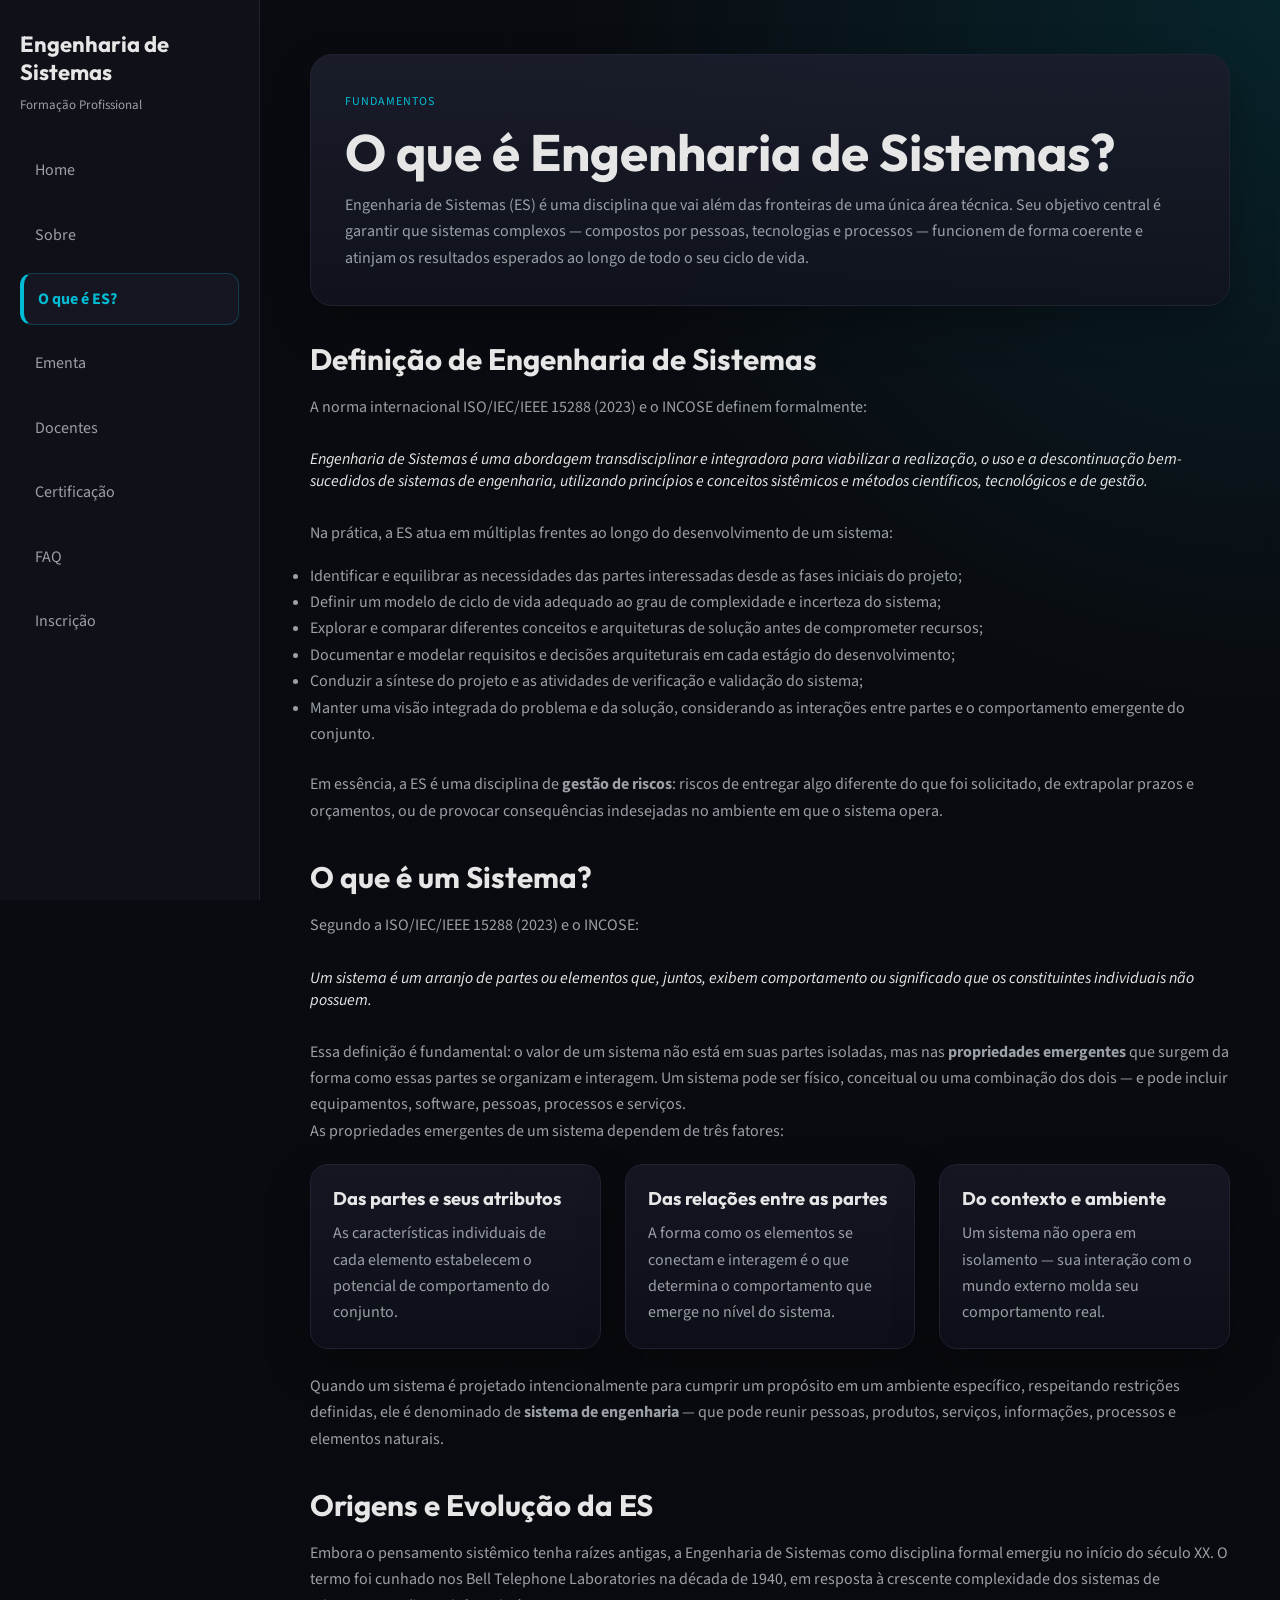
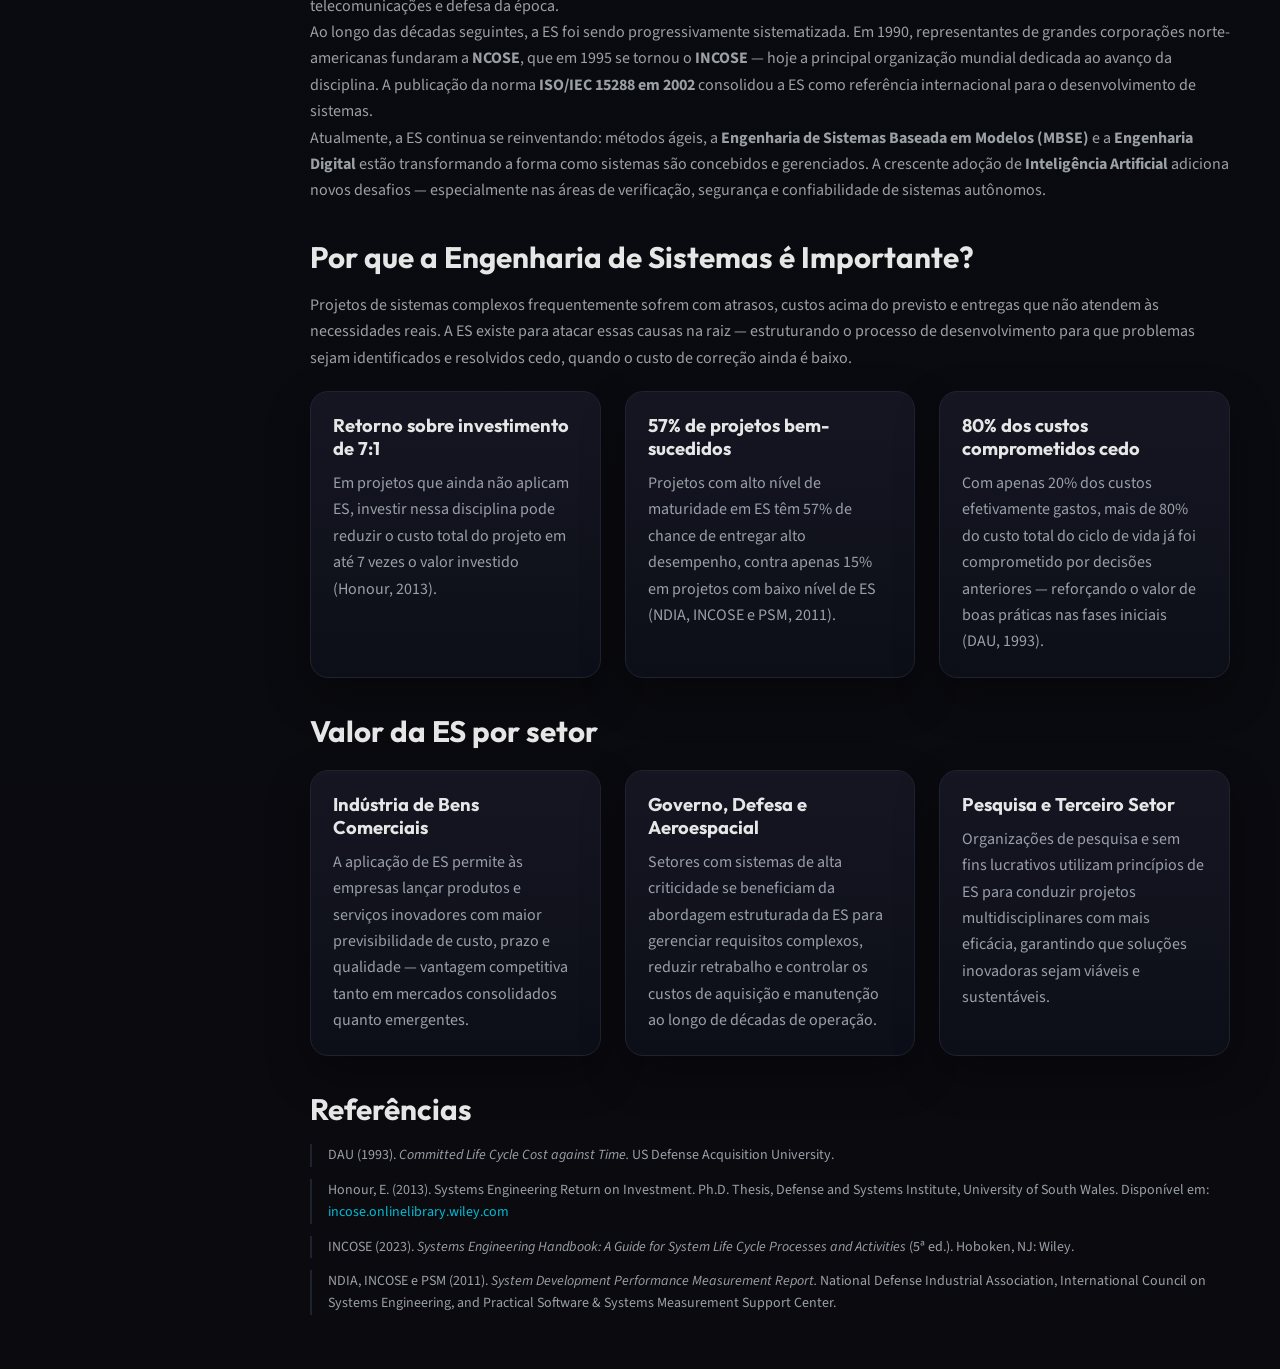
<file: oque.html>
<!DOCTYPE html>
<html lang="pt-BR">
<head>
<meta charset="UTF-8">
<meta name="viewport" content="width=device-width, initial-scale=1.0">
<title>O que é Engenharia de Sistemas | Formação Profissional</title>
<link href="https://fonts.googleapis.com/css2?family=Outfit:wght@400;600;700&family=Source+Sans+3:wght@300;400;600&display=swap" rel="stylesheet">
<link rel="stylesheet" href="assets/css/style.css">
</head>
<body>

<button class="mobile-menu-toggle" type="button" aria-label="Abrir menu">Menu</button>

<aside class="sidebar" id="sidebar">
  <div class="logo">Engenharia de Sistemas</div>
  <div class="subtitle">Formação Profissional</div>

  <ul class="menu">
    <li><a href="index.html">Home</a></li>
    <li><a href="sobre.html">Sobre</a></li>
    <li><a class="active" href="oque.html">O que é ES?</a></li>
    <li><a href="ementa.html">Ementa</a></li>
    <li><a href="docente.html">Docentes</a></li>
    <li><a href="certificacao.html">Certificação</a></li>
    <li><a href="faq.html">FAQ</a></li>
    <li><a href="inscricao.html">Inscrição</a></li>
  </ul>
</aside>

<main class="main">
  <div class="container">

    <section class="hero visible">
      <span class="eyebrow">Fundamentos</span>
      <h1>O que é Engenharia de Sistemas?</h1>
      <p class="lead">
        Engenharia de Sistemas (ES) é uma disciplina que vai além das fronteiras de uma única área técnica.
        Seu objetivo central é garantir que sistemas complexos — compostos por pessoas, tecnologias e processos —
        funcionem de forma coerente e atinjam os resultados esperados ao longo de todo o seu ciclo de vida.
      </p>
    </section>

    <section>
      <h2>Definição de Engenharia de Sistemas</h2>
      <p>
        A norma internacional ISO/IEC/IEEE 15288 (2023) e o INCOSE definem formalmente:
      </p>
      <blockquote>
        <em>Engenharia de Sistemas é uma abordagem transdisciplinar e integradora para viabilizar a realização, o uso
        e a descontinuação bem-sucedidos de sistemas de engenharia, utilizando princípios e conceitos sistêmicos
        e métodos científicos, tecnológicos e de gestão.</em>
      </blockquote>
      <p style="margin-bottom: 16px;">Na prática, a ES atua em múltiplas frentes ao longo do desenvolvimento de um sistema:</p>
      <ul>
        <li>Identificar e equilibrar as necessidades das partes interessadas desde as fases iniciais do projeto;</li>
        <li>Definir um modelo de ciclo de vida adequado ao grau de complexidade e incerteza do sistema;</li>
        <li>Explorar e comparar diferentes conceitos e arquiteturas de solução antes de comprometer recursos;</li>
        <li>Documentar e modelar requisitos e decisões arquiteturais em cada estágio do desenvolvimento;</li>
        <li>Conduzir a síntese do projeto e as atividades de verificação e validação do sistema;</li>
        <li>Manter uma visão integrada do problema e da solução, considerando as interações entre partes e o comportamento emergente do conjunto.</li>
      </ul>
      <p style="margin-top: 24px;">
        Em essência, a ES é uma disciplina de <strong>gestão de riscos</strong>: riscos de entregar algo diferente
        do que foi solicitado, de extrapolar prazos e orçamentos, ou de provocar consequências indesejadas no
        ambiente em que o sistema opera.
      </p>
    </section>

    <section>
      <h2>O que é um Sistema?</h2>
      <p>Segundo a ISO/IEC/IEEE 15288 (2023) e o INCOSE:</p>
      <blockquote>
        <em>Um sistema é um arranjo de partes ou elementos que, juntos, exibem comportamento ou significado que os
        constituintes individuais não possuem.</em>
      </blockquote>
      <p>
        Essa definição é fundamental: o valor de um sistema não está em suas partes isoladas, mas nas
        <strong>propriedades emergentes</strong> que surgem da forma como essas partes se organizam e interagem.
        Um sistema pode ser físico, conceitual ou uma combinação dos dois — e pode incluir equipamentos,
        software, pessoas, processos e serviços.
      </p>
      <p>As propriedades emergentes de um sistema dependem de três fatores:</p>

      <div class="card-grid">
        <article class="card">
          <h3>Das partes e seus atributos</h3>
          <p>As características individuais de cada elemento estabelecem o potencial de comportamento do conjunto.</p>
        </article>
        <article class="card">
          <h3>Das relações entre as partes</h3>
          <p>A forma como os elementos se conectam e interagem é o que determina o comportamento que emerge no nível do sistema.</p>
        </article>
        <article class="card">
          <h3>Do contexto e ambiente</h3>
          <p>Um sistema não opera em isolamento — sua interação com o mundo externo molda seu comportamento real.</p>
        </article>
      </div>

      <p style="margin-top: 24px;">
        Quando um sistema é projetado intencionalmente para cumprir um propósito em um ambiente específico,
        respeitando restrições definidas, ele é denominado de <strong>sistema de engenharia</strong> —
        que pode reunir pessoas, produtos, serviços, informações, processos e elementos naturais.
      </p>
    </section>

    <section>
      <h2>Origens e Evolução da ES</h2>
      <p>
        Embora o pensamento sistêmico tenha raízes antigas, a Engenharia de Sistemas como disciplina formal
        emergiu no início do século XX. O termo foi cunhado nos Bell Telephone Laboratories na década de 1940,
        em resposta à crescente complexidade dos sistemas de telecomunicações e defesa da época.
      </p>
      <p>
        Ao longo das décadas seguintes, a ES foi sendo progressivamente sistematizada. Em 1990, representantes
        de grandes corporações norte-americanas fundaram a <strong>NCOSE</strong>, que em 1995 se tornou o
        <strong>INCOSE</strong> — hoje a principal organização mundial dedicada ao avanço da disciplina.
        A publicação da norma <strong>ISO/IEC 15288 em 2002</strong> consolidou a ES como referência
        internacional para o desenvolvimento de sistemas.
      </p>
      <p>
        Atualmente, a ES continua se reinventando: métodos ágeis, a <strong>Engenharia de Sistemas Baseada em
        Modelos (MBSE)</strong> e a <strong>Engenharia Digital</strong> estão transformando a forma como
        sistemas são concebidos e gerenciados. A crescente adoção de <strong>Inteligência Artificial</strong>
        adiciona novos desafios — especialmente nas áreas de verificação, segurança e confiabilidade de sistemas
        autônomos.
      </p>
    </section>

    <section>
      <h2>Por que a Engenharia de Sistemas é Importante?</h2>
      <p class="lead">
        Projetos de sistemas complexos frequentemente sofrem com atrasos, custos acima do previsto e entregas
        que não atendem às necessidades reais. A ES existe para atacar essas causas na raiz — estruturando
        o processo de desenvolvimento para que problemas sejam identificados e resolvidos cedo, quando o custo
        de correção ainda é baixo.
      </p>

      <div class="card-grid">
        <article class="card">
          <h3>Retorno sobre investimento de 7:1</h3>
          <p>
            Em projetos que ainda não aplicam ES, investir nessa disciplina pode reduzir o custo total do projeto
            em até 7 vezes o valor investido (Honour, 2013).
          </p>
        </article>
        <article class="card">
          <h3>57% de projetos bem-sucedidos</h3>
          <p>
            Projetos com alto nível de maturidade em ES têm 57% de chance de entregar alto desempenho, contra
            apenas 15% em projetos com baixo nível de ES (NDIA, INCOSE e PSM, 2011).
          </p>
        </article>
        <article class="card">
          <h3>80% dos custos comprometidos cedo</h3>
          <p>
            Com apenas 20% dos custos efetivamente gastos, mais de 80% do custo total do ciclo de vida
            já foi comprometido por decisões anteriores — reforçando o valor de boas práticas nas fases iniciais (DAU, 1993).
          </p>
        </article>
      </div>
    </section>

    <section>
      <h2>Valor da ES por setor</h2>

      <div class="card-grid">
        <article class="card">
          <h3>Indústria de Bens Comerciais</h3>
          <p>
            A aplicação de ES permite às empresas lançar produtos e serviços inovadores com maior previsibilidade
            de custo, prazo e qualidade — vantagem competitiva tanto em mercados consolidados quanto emergentes.
          </p>
        </article>
        <article class="card">
          <h3>Governo, Defesa e Aeroespacial</h3>
          <p>
            Setores com sistemas de alta criticidade se beneficiam da abordagem estruturada da ES para gerenciar
            requisitos complexos, reduzir retrabalho e controlar os custos de aquisição e manutenção ao longo
            de décadas de operação.
          </p>
        </article>
        <article class="card">
          <h3>Pesquisa e Terceiro Setor</h3>
          <p>
            Organizações de pesquisa e sem fins lucrativos utilizam princípios de ES para conduzir projetos
            multidisciplinares com mais eficácia, garantindo que soluções inovadoras sejam viáveis e sustentáveis.
          </p>
        </article>
      </div>
    </section>

    <section>
      <h2>Referências</h2>
      <ul class="referencias">
        <li>
          DAU (1993). <em>Committed Life Cycle Cost against Time.</em> US Defense Acquisition University.
        </li>
        <li>
          Honour, E. (2013). Systems Engineering Return on Investment. Ph.D. Thesis, Defense and Systems Institute, University of South Wales.
          Disponível em: <a href="https://incose.onlinelibrary.wiley.com/doi/10.1002/j.2334-5837.2010.tb01150.x" target="_blank" rel="noopener noreferrer">incose.onlinelibrary.wiley.com</a>
        </li>
        <li>
          INCOSE (2023). <em>Systems Engineering Handbook: A Guide for System Life Cycle Processes and Activities</em> (5ª ed.). Hoboken, NJ: Wiley.
        </li>
        <li>
          NDIA, INCOSE e PSM (2011). <em>System Development Performance Measurement Report.</em> National Defense Industrial Association, International Council on Systems Engineering, and Practical Software &amp; Systems Measurement Support Center.
        </li>
      </ul>
    </section>

  </div>
</main>

<script src="assets/js/main.js"></script>
</body>
</html>
</file>
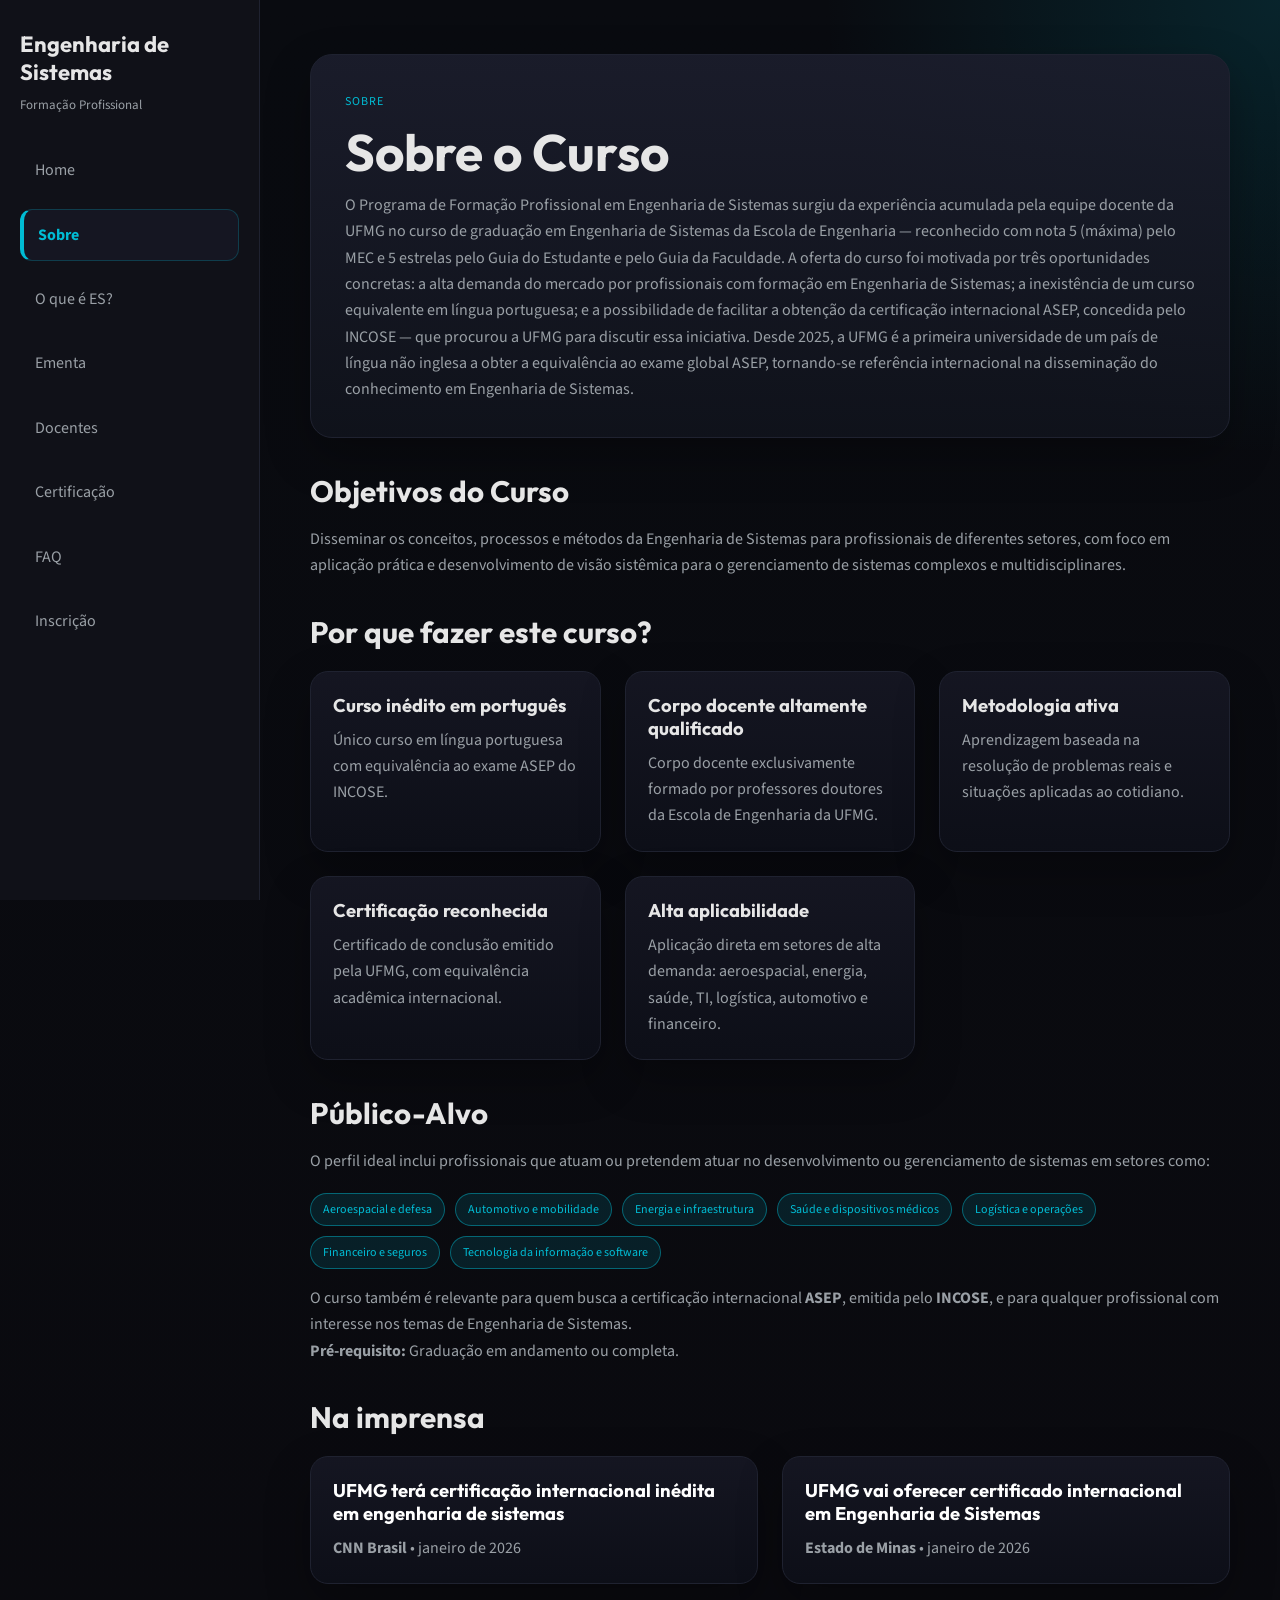
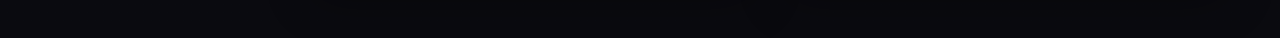
<file: sobre.html>
<!DOCTYPE html>
<html lang="pt-BR">
<head>
<meta charset="UTF-8">
<meta name="viewport" content="width=device-width, initial-scale=1.0">
<title>Sobre o Curso | Engenharia de Sistemas</title>
<link href="https://fonts.googleapis.com/css2?family=Outfit:wght@400;600;700&family=Source+Sans+3:wght@300;400;600&display=swap" rel="stylesheet">
<link rel="stylesheet" href="assets/css/style.css">
</head>
<body>

<button class="mobile-menu-toggle" type="button" aria-label="Abrir menu">Menu</button>

<aside class="sidebar" id="sidebar">
  <div class="logo">Engenharia de Sistemas</div>
  <div class="subtitle">Formação Profissional</div>

  <ul class="menu">
    <li><a href="index.html">Home</a></li>
    <li><a class="active" href="sobre.html">Sobre</a></li>
    <li><a href="oque.html">O que é ES?</a></li>
    <li><a href="ementa.html">Ementa</a></li>
    <li><a href="docente.html">Docentes</a></li>
    <li><a href="certificacao.html">Certificação</a></li>
    <li><a href="faq.html">FAQ</a></li>
    <li><a href="inscricao.html">Inscrição</a></li>
  </ul>
</aside>

<main class="main">
  <div class="container">
    <section class="hero visible">
      <span class="eyebrow">Sobre</span>
      <h1>Sobre o Curso</h1>
      <p class="lead">
        O Programa de Formação Profissional em Engenharia de Sistemas surgiu da experiência acumulada pela equipe docente da UFMG no curso de graduação em Engenharia de Sistemas da Escola de Engenharia — reconhecido com nota 5 (máxima) pelo MEC e 5 estrelas pelo Guia do Estudante e pelo Guia da Faculdade.
        A oferta do curso foi motivada por três oportunidades concretas: a alta demanda do mercado por profissionais com formação em Engenharia de Sistemas; a inexistência de um curso equivalente em língua portuguesa; e a possibilidade de facilitar a obtenção da certificação internacional ASEP, concedida pelo INCOSE — que procurou a UFMG para discutir essa iniciativa. Desde 2025, a UFMG é a primeira universidade de um país de língua não inglesa a obter a equivalência ao exame global ASEP, tornando-se referência internacional na disseminação do conhecimento em Engenharia de Sistemas.</p>
    </section>

    <section>
      <h2>Objetivos do Curso</h2>
      <p class="lead">
        Disseminar os conceitos, processos e métodos da Engenharia de Sistemas para profissionais de diferentes setores, com foco em aplicação prática e desenvolvimento de visão sistêmica para o gerenciamento de sistemas complexos e multidisciplinares.</p>
    </section>
      
    <section class="curso-beneficios">
      <h2>Por que fazer este curso?</h2>
    
      <div class="card-grid">
        <article class="card">
          <h3>Curso inédito em português</h3>
          <p>Único curso em língua portuguesa com equivalência ao exame ASEP do INCOSE.</p>
        </article>
    
        <article class="card">
          <h3>Corpo docente altamente qualificado</h3>
          <p>Corpo docente exclusivamente formado por professores doutores da Escola de Engenharia da UFMG.</p>
        </article>
    
        <article class="card">
          <h3>Metodologia ativa</h3>
          <p>Aprendizagem baseada na resolução de problemas reais e situações aplicadas ao cotidiano.</p>
        </article>
    
        <article class="card">
          <h3>Certificação reconhecida</h3>
          <p>Certificado de conclusão emitido pela UFMG, com equivalência acadêmica internacional.</p>
        </article>
    
        <article class="card">
          <h3>Alta aplicabilidade</h3>
          <p>
            Aplicação direta em setores de alta demanda: aeroespacial, energia, saúde, TI, logística,
            automotivo e financeiro.
          </p>
        </article>
      </div>
    </section>

    <section>
      <h2>Público-Alvo</h2>
      <p class="lead">
      O perfil ideal inclui profissionais que atuam ou pretendem atuar no desenvolvimento ou gerenciamento de sistemas em setores como:
      </p>

      <div class="badge-row">
        <span class="badge">Aeroespacial e defesa</span>
        <span class="badge">Automotivo e mobilidade</span>
        <span class="badge">Energia e infraestrutura</span>
        <span class="badge">Saúde e dispositivos médicos</span>
        <span class="badge">Logística e operações</span>
        <span class="badge">Financeiro e seguros</span>
        <span class="badge">Tecnologia da informação e software</span>
      </div>
    
      <p style="margin-top: 16px;">
        O curso também é relevante para quem busca a certificação internacional <strong>ASEP</strong>, emitida pelo <strong>INCOSE</strong>, e para qualquer profissional com interesse nos temas de Engenharia de Sistemas.
      </p>
    
      <p>
        <strong>Pré-requisito:</strong> Graduação em andamento ou completa.
      </p>
    </section>

    <section class="na-imprensa">
      <h2>Na imprensa</h2>
    
      <div class="card-grid">
    
        <article class="card">
          <h3>
            <a href="https://www.cnnbrasil.com.br/educacao/ufmg-tera-certificacao-internacional-inedita-em-engenharia-de-sistemas/"
               target="_blank" rel="noopener noreferrer">
              UFMG terá certificação internacional inédita em engenharia de sistemas
            </a>
          </h3>
          <p><strong>CNN Brasil</strong> • janeiro de 2026</p>
        </article>
    
        <article class="card">
          <h3>
            <a href="https://www.em.com.br/gerais/2026/01/7326635-ufmg-vai-oferecer-certificado-internacional-em-engenharia-de-sistemas.html#google_vignette"
               target="_blank" rel="noopener noreferrer">
              UFMG vai oferecer certificado internacional em Engenharia de Sistemas
            </a>
          </h3>
          <p><strong>Estado de Minas</strong> • janeiro de 2026</p>
        </article>
    
      </div>
    </section>

    <!-- <section>
      <h2>Tópicos centrais</h2>
      <div class="badge-row">
        <span class="badge">Engenharia de Sistemas</span>
        <span class="badge">Modelagem</span>
        <span class="badge">Requisitos</span>
        <span class="badge">Arquitetura</span>
        <span class="badge">Integração</span>
        <span class="badge">Validação</span>
        <span class="badge">Gestão técnica</span>
      </div>
    </section> -->
  </div>
</main>

<script src="assets/js/main.js"></script>
</body>
</html>
</file>
<file: assets/css/style.css>
:root {
  --bg: #0a0a0f;
  --bg-soft: #10131c;
  --sidebar: rgba(17, 18, 26, 0.96);

  --card: #151622;
  --card-strong: #1b1d2c;

  --accent: #00bcd4;
  --accent-soft: rgba(0, 188, 212, 0.12);

  --text: #e6e6e6;
  --muted: #9aa0a6;

  --border: #1f2230;
  --shadow: 0 18px 45px rgba(0, 0, 0, 0.28);

  --radius: 18px;
  --radius-soft: 14px;
}

/* ===========================
   RESET GLOBAL
=========================== */

* {
  margin: 0;
  padding: 0;
  box-sizing: border-box;
}

html {
  scroll-behavior: smooth;
}

body {
  font-family: "Source Sans 3", sans-serif;
  background:
    radial-gradient(circle at top right, rgba(0, 188, 212, 0.14), transparent 22%),
    linear-gradient(180deg, #090b10 0%, var(--bg) 100%);
  color: var(--text);
  display: flex;
  min-height: 100vh;
}

/* Imagens padrão */
img {
  max-width: 100%;
  height: auto;
  display: block;
}

/* ===========================
   MENU MOBILE
=========================== */

.mobile-menu-toggle {
  display: none;
  position: fixed;
  top: 18px;
  right: 18px;
  z-index: 1100;

  border: 1px solid rgba(0, 188, 212, 0.55);
  background: rgba(17, 18, 26, 0.92);
  color: var(--accent);

  padding: 10px 14px;
  border-radius: 999px;
  font: inherit;
  cursor: pointer;

  box-shadow: 0 12px 30px rgba(0, 0, 0, 0.25);
}

/* ===========================
   SIDEBAR
=========================== */

.sidebar {
  width: 260px;
  min-height: 100vh;
  background: var(--sidebar);
  backdrop-filter: blur(14px);

  border-right: 1px solid var(--border);
  position: fixed;
  padding: 30px 20px;
  z-index: 900;
}

.logo {
  font-family: "Outfit", sans-serif;
  font-size: 22px;
  font-weight: 700;
  margin-bottom: 10px;
  color: var(--text);
}

.subtitle {
  font-size: 13px;
  color: var(--muted);
  margin-bottom: 30px;
  line-height: 1.4;
}

/* Menu */
.menu {
  list-style: none;
}

.menu li + li {
  margin-top: 12px;
}

.menu a {
  display: block;
  padding: 12px 14px;

  border-radius: 12px;
  text-decoration: none;
  color: var(--muted);

  border: 1px solid transparent;
  transition: background 0.25s, color 0.25s, border-color 0.25s, transform 0.25s;
}

.menu a:hover {
  background: rgba(255, 255, 255, 0.05);
  transform: translateX(2px);
}

.menu a.active {
  background: var(--card);
  color: var(--accent);
  font-weight: 700;
  border-color: rgba(0, 188, 212, 0.24);
  border-left: 4px solid var(--accent);
}

/* ===========================
   CONTEÚDO PRINCIPAL
=========================== */

.main {
  margin-left: 260px;
  padding: 54px 50px;
  width: 100%;
}

.container {
  max-width: 980px;
  margin: 0 auto;
}

/* ===========================
   HOME GRID (LAYOUT)
=========================== */

.home-layout {
  max-width: 1240px;
  display: grid;
  grid-template-columns: minmax(0, 1fr) 320px;
  gap: 28px;
  align-items: start;
}

.content-column {
  min-width: 0;
}

.info-sidebar {
  position: sticky;
  top: 32px;
  margin-top: 32px;
}

.info-panel {
  background: linear-gradient(180deg, rgba(21, 22, 34, 0.96), rgba(11, 14, 22, 0.96));
  border: 1px solid var(--border);
  border-radius: 24px;
  padding: 24px;
  box-shadow: var(--shadow);
}

.info-panel h2 {
  font-size: 1.45rem;
}

.info-list {
  display: grid;
  gap: 12px;
  margin: 18px 0 20px;
}

.info-item {
  padding: 14px 16px;
  border-radius: 16px;
  background: var(--card);
  border: 1px solid rgba(0, 188, 212, 0.12);
}

.info-item span {
  display: block;
  font-size: 0.84rem;
  text-transform: uppercase;
  letter-spacing: 0.04em;
  color: var(--accent);
  margin-bottom: 6px;
}

.info-item strong {
  font-size: 1rem;
  line-height: 1.45;
}

.next-class-card {
  margin-top: 18px;
  padding: 18px;
  border-radius: 18px;
  background:
    radial-gradient(circle at top right, rgba(0, 188, 212, 0.18), transparent 42%),
    linear-gradient(180deg, rgba(0, 188, 212, 0.12), rgba(21, 22, 34, 0.96));
  border: 1px solid rgba(0, 188, 212, 0.22);
}

.next-class-label {
  display: inline-block;
  font-size: 0.76rem;
  text-transform: uppercase;
  letter-spacing: 0.08em;
  color: var(--accent);
  margin-bottom: 8px;
}

.next-class-card h3 {
  margin-bottom: 8px;
}

.next-class-card p {
  margin-bottom: 16px;
}

/* ===========================
   SECTIONS + ANIMAÇÃO
=========================== */

blockquote {
  margin-top: 28px;
  margin-bottom: 28px;
}

section {
  margin-top: 34px;
  opacity: 0;
  transform: translateY(28px);
  transition: opacity 0.55s ease, transform 0.55s ease;
}

section.visible {
  opacity: 1;
  transform: translateY(0);
}

/* ===========================
   HERO
=========================== */

.hero {
  margin-top: 0;
  background: linear-gradient(180deg, rgba(27, 29, 44, 0.92), rgba(16, 19, 28, 0.88));
  border: 1px solid var(--border);
  box-shadow: var(--shadow);
  padding: 34px;
  border-radius: 22px;
}

.eyebrow {
  display: inline-block;
  font-size: 12px;
  letter-spacing: 0.08em;
  text-transform: uppercase;
  color: var(--accent);
  margin-bottom: 16px;
}

.hero h1,
h1,
h2,
h3 {
  font-family: "Outfit", sans-serif;
}

.hero h1 {
  font-size: clamp(2.1rem, 4vw, 3.4rem);
  line-height: 1.05;
  margin-bottom: 12px;
}

.hero h3 {
  color: var(--accent);
  font-weight: 600;
  margin-bottom: 18px;
}

.lead,
section p,
li {
  color: var(--muted);
  line-height: 1.65;
}

/* ===========================
   BOTÕES
=========================== */

.actions {
  display: flex;
  flex-wrap: wrap;
  gap: 12px;
  margin-top: 26px;
}

.btn {
  padding: 11px 18px;
  border: 1px solid var(--accent);
  color: var(--accent);
  text-decoration: none;
  border-radius: 999px;
  transition: background 0.25s, color 0.25s, transform 0.25s;
  font-weight: 600;
}

.btn:hover {
  background: var(--accent);
  color: #031015;
  transform: translateY(-1px);
}

.btn-secondary {
  border-color: rgba(255, 255, 255, 0.14);
  color: var(--text);
}

.btn-secondary:hover {
  background: var(--card);
  color: var(--text);
}

/* ===========================
   TIPOGRAFIA
=========================== */

h2 {
  font-size: 1.85rem;
  margin-bottom: 16px;
}

h3 {
  font-size: 1.15rem;
  margin-bottom: 10px;
}

/* ===========================
   GRID
=========================== */

.grid {
  display: grid;
  gap: 16px;
}

.card-grid {
  display: grid;
  grid-template-columns: repeat(auto-fit, minmax(220px, 1fr));
  gap: 24px;
  margin-top: 20px;
}

.grid-2 {
  grid-template-columns: repeat(auto-fit, minmax(250px, 1fr));
}

/* ===========================
   CARD PADRÃO
=========================== */

.card {
  background: linear-gradient(180deg, rgba(21, 22, 34, 0.98), rgba(13, 15, 24, 0.98));
  padding: 22px;
  border-radius: var(--radius);
  border: 1px solid var(--border);
  box-shadow: var(--shadow);
  transition: transform 0.25s, border-color 0.25s;
}

.card:hover {
  border-color: rgba(0, 188, 212, 0.3);
  transform: translateY(-3px);
}

/* Links dentro do card */
.card h3 a {
  color: #ffffff;
  text-decoration: none;
}

.card h3 a:hover {
  text-decoration: underline;
  opacity: 0.85;
}

/* ===========================
   CARD LATERAL COM IMAGEM
=========================== */

.card-side {
  display: grid;
  grid-template-columns: 1.45fr 1fr;
  gap: 22px;
  align-items: center;
}

.card-side .card-text {
  min-width: 0;
}

.card-side .card-image img {
  width: 100%;
  height: 240px;
  object-fit: cover;
  border-radius: 16px;
  border: 1px solid rgba(255, 255, 255, 0.06);
}

/* ===========================
   CARD DE ATENÇÃO
=========================== */

.card-warning {
  background: linear-gradient(180deg, rgba(255, 245, 200, 0.95), rgba(255, 235, 160, 0.9));
  border: 1px solid rgba(255, 210, 80, 0.75);
  box-shadow: 0 18px 45px rgba(0, 0, 0, 0.28);
  color: #2c2300;
}

.card-warning p {
  color: rgba(44, 35, 0, 0.85);
}

.card-warning h3 {
  color: #8a5b00;
  font-weight: 800;
}

.card-warning strong {
  color: #5e3c00;
}

/* ===========================
   GALERIA / MEDIA CARD
=========================== */

.media-gallery {
  display: grid;
  gap: 18px;
}

.media-card {
  overflow: hidden;
  border-radius: 22px;
  border: 1px solid var(--border);
  background: linear-gradient(180deg, rgba(21, 22, 34, 0.98), rgba(13, 15, 24, 0.98));
  box-shadow: var(--shadow);
}

.media-card img {
  transform: translateZ(0);
  -webkit-transform: translateZ(0);
}

.media-card img,
.graphic-panel img {
  width: 100%;
  height: auto;
}

/* Texto da media */
.media-copy {
  padding: 20px 22px 22px;
}

/* ===========================
   VÍDEO
=========================== */

.video-showcase {
  padding: 20px;
}

.video-frame {
  overflow: hidden;
  border-radius: 18px;
  border: 1px solid var(--border);
  background: #07090d;
}

.video-frame video {
  display: block;
  width: 100%;
  aspect-ratio: 16 / 9;
  background: #05070b;
}

.video-copy {
  margin-top: 16px;
}

/* ===========================
   GRÁFICOS / MÉTRICAS
=========================== */

.graphic-panel {
  display: flex;
  flex-direction: column;
  gap: 16px;
}

.mini-metrics {
  display: grid;
  grid-template-columns: repeat(3, 1fr);
  gap: 12px;
}

.mini-metrics div {
  padding: 18px 12px;
  border-radius: 16px;
  text-align: center;
  background: linear-gradient(180deg, rgba(0, 188, 212, 0.12), rgba(255, 255, 255, 0.02));
  border: 1px solid rgba(0, 188, 212, 0.18);
}

.mini-metrics strong {
  display: block;
  font-family: "Outfit", sans-serif;
  font-size: 1.7rem;
  color: var(--accent);
}

.mini-metrics span {
  font-size: 0.9rem;
  color: var(--muted);
}

/* ===========================
   BADGES
=========================== */

.badge-row {
  display: flex;
  flex-wrap: wrap;
  gap: 10px;
  margin-top: 18px;
}

.referencias {
  list-style: none;
  padding: 0;
  margin-top: 16px;
  display: flex;
  flex-direction: column;
  gap: 12px;
}

.referencias li {
  font-size: 14px;
  color: var(--muted);
  padding-left: 16px;
  border-left: 2px solid var(--border);
  line-height: 1.6;
}

.referencias a {
  color: var(--accent);
  text-decoration: none;
}

.referencias a:hover {
  text-decoration: underline;
}

.badge {
  display: inline-block;
  padding: 7px 12px;
  border: 1px solid rgba(0, 188, 212, 0.45);
  background: var(--accent-soft);
  border-radius: 999px;
  font-size: 12px;
  color: var(--accent);
}

/* ===========================
   ALERTA
=========================== */

.alert {
  background: rgba(0, 188, 212, 0.12);
  padding: 15px 18px;
  border-radius: 14px;
  margin-top: 20px;
  margin-bottom: 20px;
  color: var(--text);
  border: 1px solid rgba(0, 188, 212, 0.25);
}

/* ===========================
   LISTAS
=========================== */

.list {
  padding-left: 20px;
  margin-top: 8px;
}

.list li + li {
  margin-top: 8px;
}

/* ===========================
   FAQ
=========================== */

.faq-item {
  background: var(--card);
  border: 1px solid var(--border);
  border-radius: 14px;
  padding: 16px 18px;
  cursor: pointer;
  box-shadow: var(--shadow);
  transition: transform 0.25s, border-color 0.25s;
}

.faq-item:hover {
  transform: translateY(-2px);
  border-color: rgba(0, 188, 212, 0.25);
}

.faq-item + .faq-item {
  margin-top: 14px;
}

.faq-item h4 {
  font-family: "Outfit", sans-serif;
  font-size: 1rem;
}

.faq-answer {
  max-height: 0;
  overflow: hidden;
  transition: max-height 0.35s ease, margin-top 0.35s ease;
  color: var(--muted);
}

.faq-item.active .faq-answer {
  max-height: 240px;
  margin-top: 12px;
}

.page-intro {
  margin-bottom: 18px;
}

/* ===========================
   DOCENTES
=========================== */

.teacher-list {
  display: flex;
  flex-direction: column;
  gap: 16px;
}

.teacher-item {
  border-radius: 18px;
  overflow: hidden;
  border: 1px solid var(--border);
  background: linear-gradient(180deg, rgba(21, 22, 34, 0.98), rgba(13, 15, 24, 0.98));
  box-shadow: var(--shadow);
  transition: border-color 0.25s, transform 0.25s;
}

.teacher-item:hover {
  border-color: rgba(0, 188, 212, 0.28);
  transform: translateY(-2px);
}

.teacher-summary {
  display: flex;
  align-items: center;
  gap: 14px;
  padding: 16px 18px;
  cursor: pointer;
  list-style: none;
}

.teacher-summary::-webkit-details-marker {
  display: none;
}

.teacher-photo {
  width: 58px;
  height: 58px;
  border-radius: 50%;
  overflow: hidden;
  flex-shrink: 0;
  background: var(--card-strong);
  border: 2px solid rgba(0, 188, 212, 0.22);

  display: flex;
  align-items: center;
  justify-content: center;
}

.teacher-photo img {
  width: 100%;
  height: 100%;
  object-fit: cover;
}

.teacher-basic {
  min-width: 0;
  flex: 1;
}

.teacher-basic h3 {
  margin: 0;
  font-size: 1.05rem;
  color: var(--text);
  white-space: nowrap;
  overflow: hidden;
  text-overflow: ellipsis;
}

.teacher-basic .role {
  margin-top: 4px;
  font-size: 0.9rem;
  color: var(--accent);
  opacity: 0.85;
  white-space: nowrap;
  overflow: hidden;
  text-overflow: ellipsis;
}

.teacher-details {
  padding: 0 18px 18px 18px;
  color: var(--muted);
  line-height: 1.65;
}

.teacher-details p {
  margin-bottom: 12px;
}

.teacher-link a {
  color: var(--accent);
  text-decoration: none;
  word-break: break-word;
}

.teacher-link a:hover {
  text-decoration: underline;
}

.teacher-item[open] .teacher-summary {
  border-bottom: 1px solid rgba(255, 255, 255, 0.06);
}

/* ===========================
   TIMELINE
=========================== */

.timeline {
  display: flex;
  flex-direction: column;
  gap: 18px;
  margin-top: 10px;
}

.timeline-item {
  display: flex;
  align-items: flex-start;
  gap: 14px;
}

.timeline-dot {
  width: 12px;
  height: 12px;
  border-radius: 999px;
  background: var(--accent);
  margin-top: 6px;
  flex-shrink: 0;
}

.timeline-line {
  height: 1px;
  background: rgba(255, 255, 255, 0.08);
  margin-left: 6px;
}

.timeline-content h3 {
  margin: 0;
  font-size: 1.05rem;
}

.timeline-content p {
  margin: 4px 0 0;
  color: var(--muted);
}

/* ===========================
   PREÇO / DIVISOR
=========================== */

.price {
  font-size: 1.4rem;
  margin-top: 10px;
  margin-bottom: 8px;
}

.divider {
  height: 1px;
  width: 100%;
  background: rgba(255, 255, 255, 0.08);
  margin: 14px 0;
}

/* ===========================
   CHECKLIST / PARCELAS
=========================== */

.checklist {
  list-style: none;
  padding: 0;
  margin: 0;
  display: grid;
  gap: 10px;
}

.checklist li {
  display: flex;
  gap: 10px;
  align-items: flex-start;
  color: var(--muted);
  line-height: 1.4;
}

.checklist li::before {
  content: "✔";
  color: var(--accent);
  font-weight: 700;
}

.installments {
  display: grid;
  gap: 10px;
  margin-top: 16px;
}

.installment {
  display: flex;
  justify-content: space-between;
  align-items: center;
  padding: 10px 12px;
  border-radius: 12px;
  background: rgba(255, 255, 255, 0.04);
  border: 1px solid rgba(255, 255, 255, 0.06);
  font-size: 0.95rem;
}

.installment span {
  color: var(--muted);
}

/* ===========================
   CARROSSEL DE IMAGENS
=========================== */

.media-section {
  width: 100%;
  padding: 40px 0;
}

.media-carousel {
  width: 100%;
  max-width: 1100px;
  margin: auto;
  position: relative;

  display: flex;
  align-items: center;
  gap: 15px;
}

.carousel-track-wrapper {
  overflow: hidden;
  width: 100%;
  border-radius: 18px;
  -webkit-transform: translateZ(0);
}

.carousel-track {
  display: flex;
  gap: 20px;
  transition: transform 0.5s ease;
}

.media-card {
  min-width: 100%;
  flex-shrink: 0;
  border-radius: 18px;
  overflow: hidden;
  background: rgba(255, 255, 255, 0.03);
}

.media-card img {
  width: 100%;
  height: 380px;
  object-fit: cover;
}

/* Botões do carrossel */
.carousel-btn {
  width: 45px;
  height: 45px;
  border-radius: 50%;
  border: none;
  cursor: pointer;
  font-size: 28px;

  background: rgba(0, 188, 212, 0.15);
  color: white;

  transition: 0.3s;
}

.carousel-btn:hover {
  background: rgba(0, 188, 212, 0.35);
}

/* ===========================
   EQUIVALÊNCIA IMG
=========================== */

.equivalencia-img {
  width: 100%;
  max-width: 100%;
  margin-top: 18px;

  background: var(--card);
  border: 1px solid rgba(255, 255, 255, 0.08);
  border-radius: 18px;
  padding: 18px;

  display: flex;
  justify-content: center;
  align-items: center;

  overflow: hidden;
}

.equivalencia-img img {
  width: 100%;
  max-width: 900px;
  max-height: 520px;
  object-fit: contain;
}

/* ===========================
   MÓDULOS
=========================== */

.grid-modulos {
  display: grid;
  grid-template-columns: repeat(2, minmax(0, 1fr));
  gap: 14px;
  padding: 4px 0 8px;
}

.card-modulo {
  background: #ffffff;
  border: 0.5px solid #e0e0e0;
  border-radius: 12px;
  padding: 1rem 1.25rem;
  border-top: 3px solid var(--accent);
}

.card-modulo h3 {
  font-size: 14px;
  font-weight: 500;
  margin: 0 0 10px;
  color: #1a1a1a;
  line-height: 1.4;
}

.card-modulo ul {
  margin: 0;
  padding: 0;
  list-style: none;

  display: flex;
  flex-direction: column;
  gap: 6px;
}

.card-modulo ul li {
  font-size: 13px;
  color: #555555;
  padding-left: 14px;
  position: relative;
  line-height: 1.4;
}

.card-modulo ul li::before {
  content: "";
  position: absolute;
  left: 0;
  top: 7px;
  width: 5px;
  height: 5px;
  border-radius: 50%;
  background: var(--accent);
  opacity: 0.7;
}

.card-modulo-full {
  grid-column: 1 / -1;
}

.card-modulo-full ul {
  display: grid;
  grid-template-columns: repeat(2, minmax(0, 1fr));
  gap: 6px 24px;
}

.contact-grid {
  display: grid;
  grid-template-columns: repeat(3, 1fr);
  gap: 14px;
  margin-top: 14px;
}

.contact-card {
  display: flex;
  align-items: center;
  gap: 12px;
  padding: 16px 16px;
  border-radius: 16px;
  background: rgba(255, 255, 255, 0.04);
  border: 1px solid rgba(255, 255, 255, 0.08);
  text-decoration: none;
  transition: transform 0.2s ease, border 0.2s ease, background 0.2s ease;
}

.contact-card:hover {
  transform: translateY(-3px);
  background: rgba(0, 188, 212, 0.08);
  border: 1px solid rgba(0, 188, 212, 0.28);
}

.contact-icon {
  width: 46px;
  height: 46px;
  display: flex;
  align-items: center;
  justify-content: center;
  border-radius: 14px;
  font-size: 20px;
  background: rgba(0, 188, 212, 0.12);
  border: 1px solid rgba(0, 188, 212, 0.22);
  flex-shrink: 0;
}

.contact-info {
  display: flex;
  flex-direction: column;
  gap: 3px;
}

.contact-title {
  font-size: 0.85rem;
  color: rgba(255, 255, 255, 0.7);
}

.contact-info strong {
  font-size: 1rem;
  color: #fff;
  font-weight: 600;
}

.contact-arrow {
  margin-left: auto;
  font-size: 18px;
  color: rgba(0, 188, 212, 0.8);
  opacity: 0.8;
  transition: transform 0.2s ease;
}

.contact-card:hover .contact-arrow {
  transform: translateX(3px);
}

/* Responsivo */
@media (max-width: 900px) {
  .contact-grid {
    grid-template-columns: 1fr;
  }
}

/* ===========================
   RESPONSIVO
=========================== */

@media (max-width: 900px) {
  .home-layout {
      grid-template-columns: 1fr;
  }
  
  .info-sidebar {
      display: none;
  }

  .mobile-menu-toggle {
    display: inline-flex;
  }

  .sidebar {
    transform: translateX(-100%);
    transition: transform 0.25s ease;
    z-index: 1000;
  }

  .sidebar.open {
    transform: translateX(0);
  }

  .main {
    margin-left: 0;
    padding: 76px 20px 28px;
  }

  .hero {
    padding: 24px;
  }

  .mini-metrics {
    grid-template-columns: 1fr;
  }

  .card-side {
    grid-template-columns: 1fr;
  }

  .card-side .card-image img {
    height: 200px;
  }
}

@media (max-width: 768px) {
  .teacher-summary {
    padding: 14px 14px;
  }

  .teacher-photo {
    width: 54px;
    height: 54px;
  }

  .teacher-basic h3 {
    font-size: 1rem;
  }
}

@media (max-width: 600px) {
  .grid-modulos {
    grid-template-columns: 1fr;
  }

  .card-modulo-full ul {
    grid-template-columns: 1fr;
  }
}

@media (max-width: 480px) {
  .teacher-photo {
    width: 50px;
    height: 50px;
  }

  h2 {
    font-size: 1.55rem;
  }
}

@media (max-width: 900px) {
  .info-sidebar {
    display: none !important;
  }
}

@media (max-width: 768px) {
  .media-card img {
    height: auto;
    max-height: 320px;
    object-fit: contain;
    background: #07090d; /* evita fundo vazio feio */
  }
}

/* SAFARI FIX - esconder info sidebar no celular */
@media screen and (max-width: 900px) {
  aside.info-sidebar {
    display: none !important;
    visibility: hidden !important;
    height: 0 !important;
    overflow: hidden !important;
  }
}

/* SAFARI FIX - bug de zoom em imagens com transform */
.carousel-track-wrapper,
.carousel-track,
.media-card img {
  -webkit-transform: translateZ(0);
  transform: translateZ(0);
  -webkit-backface-visibility: hidden;
  backface-visibility: hidden;
}
</file>
